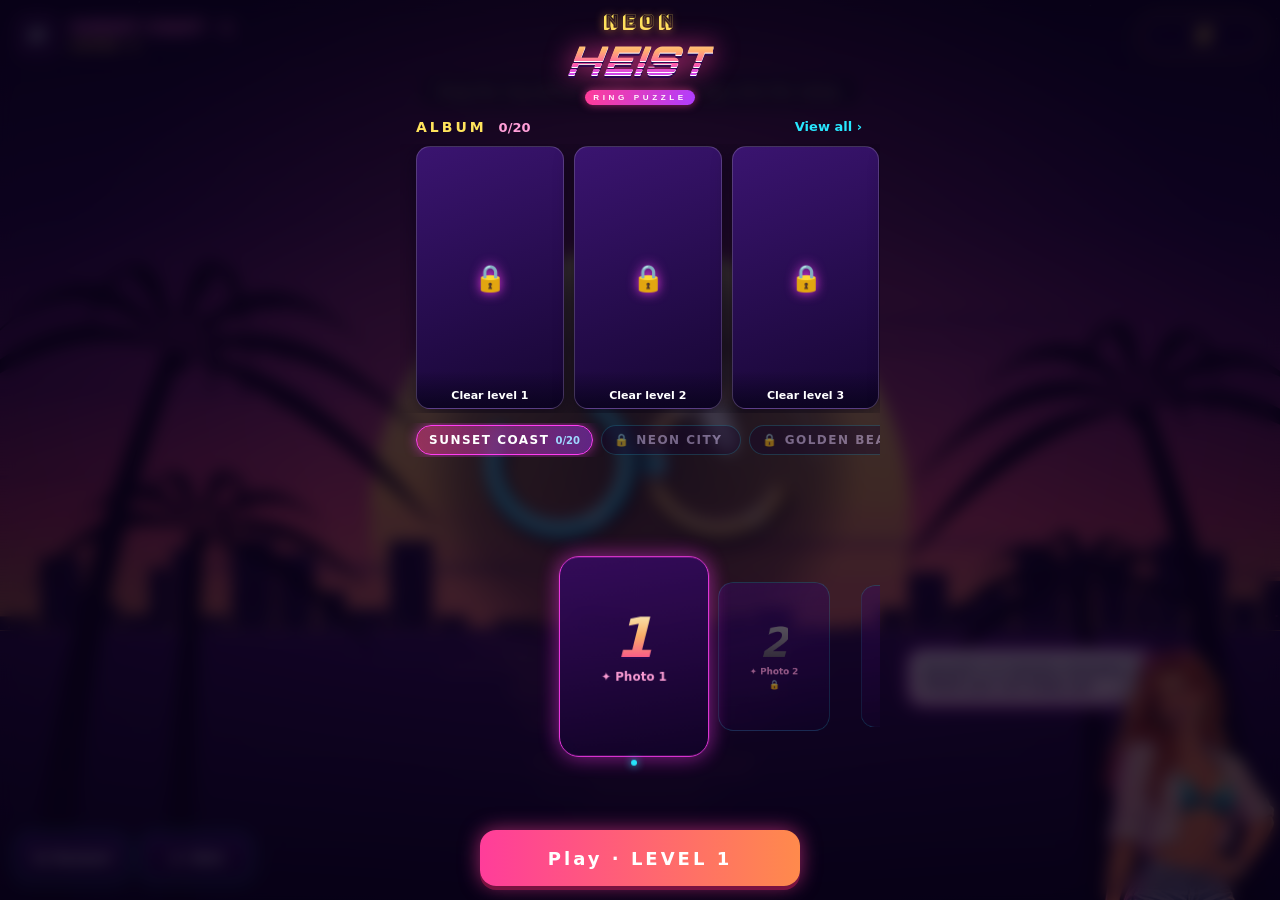
<file: index.html>
<!doctype html>
<html lang="en">
<head>
  <meta charset="utf-8">
  <meta name="viewport" content="width=device-width, initial-scale=1, maximum-scale=1, user-scalable=no, viewport-fit=cover">
  <meta name="theme-color" content="#0d0426">
  <meta name="apple-mobile-web-app-capable" content="yes">
  <meta name="mobile-web-app-capable" content="yes">
  <meta name="apple-mobile-web-app-status-bar-style" content="black-translucent">
  <meta name="apple-mobile-web-app-title" content="Neon Heist">
  <link rel="apple-touch-icon" href="icon.png">
  <link rel="icon" href="icon.png">
  <title>NEON HEIST · Ring Puzzle</title>
  <link rel="stylesheet" href="style.css">
</head>
<body>
  <canvas id="game"></canvas>
  <div class="scanlines"></div>

  <header id="hud">
    <button id="btnSettings" class="icon" aria-label="Settings">
      <svg viewBox="0 0 24 24" width="22" height="22" aria-hidden="true"><path fill="currentColor" d="M19.4 13a7.6 7.6 0 0 0 0-2l2.1-1.6-2-3.5-2.5 1a7.4 7.4 0 0 0-1.7-1l-.4-2.6h-4l-.4 2.6a7.4 7.4 0 0 0-1.7 1l-2.5-1-2 3.5L4.6 11a7.6 7.6 0 0 0 0 2l-2.1 1.6 2 3.5 2.5-1a7.4 7.4 0 0 0 1.7 1l.4 2.6h4l.4-2.6a7.4 7.4 0 0 0 1.7-1l2.5 1 2-3.5zM12 15.5A3.5 3.5 0 1 1 12 8.5a3.5 3.5 0 0 1 0 7z"/></svg>
    </button>
    <div class="title">
      <div id="lvName"></div>
      <div id="lvNum">LEVEL 1</div>
    </div>
    <div id="scoreBox"><span id="score">0</span></div>
  </header>

  <div id="banner"><span id="bannerText">HARD</span></div>
  <div id="tip"></div>

  <footer id="tools">
    <button id="btnReset"><b>⟲</b><span data-i18n="restart">Restart</span></button>
    <button id="btnHint"><b>✦</b><span data-i18n="hint">Hint</span></button>
  </footer>

  <!-- 陪玩角色（右下角） -->
  <div id="girl" class="girl" aria-hidden="true">
    <div class="g-sway"><div class="g-breathe"><div class="g-pop">
      <img id="girlA" class="on" alt="" decoding="async"><img id="girlB" alt="" decoding="async"><img id="girlBlink" alt="" decoding="async">
    </div></div></div>
    <div id="bubble" class="bubble"></div>
  </div>

  <!-- 设置 -->
  <section id="settings" class="overlay">
    <div class="panel settings">
      <button id="btnCloseSettings" class="close" aria-label="Close">×</button>
      <h2 class="ptitle" data-i18n="settings">Settings</h2>
      <div class="toggles">
        <button id="togMusic" class="tog">
          <svg viewBox="0 0 24 24" aria-hidden="true"><path fill="currentColor" d="M9 18.5a3 3 0 1 1-2-2.8V5l12-2v12.5a3 3 0 1 1-2-2.8V7.2l-8 1.4z"/></svg>
          <span data-i18n="music">Music</span>
        </button>
        <button id="togSound" class="tog">
          <svg viewBox="0 0 24 24" aria-hidden="true"><path fill="currentColor" d="M4 9h4l5-4v14l-5-4H4zM16 8.5a5 5 0 0 1 0 7l-1.4-1.4a3 3 0 0 0 0-4.2zM18.8 5.7a9 9 0 0 1 0 12.6l-1.4-1.4a7 7 0 0 0 0-9.8z"/></svg>
          <span data-i18n="sound">Sound</span>
        </button>
        <button id="togVibe" class="tog">
          <svg viewBox="0 0 24 24" aria-hidden="true"><path fill="currentColor" d="M8 3h8a2 2 0 0 1 2 2v14a2 2 0 0 1-2 2H8a2 2 0 0 1-2-2V5a2 2 0 0 1 2-2zm0 2v14h8V5zM3 8h2v8H3zm16 0h2v8h-2z"/></svg>
          <span data-i18n="vibration">Vibration</span>
        </button>
      </div>
      <button id="btnLang" class="rowbtn">
        <span class="ico">A</span><span class="lbl" data-i18n="language">Language</span><span id="langVal" class="val"></span><span class="chev">›</span>
      </button>
      <div id="langList" class="langlist"></div>
      <div class="row">
        <button id="btnHome" class="secondary"><span data-i18n="home">Home</span></button>
        <button id="btnRestart" class="primary"><span data-i18n="restart">Restart</span></button>
      </div>
    </div>
  </section>

  <!-- 主页：顶部相册（女生照片）+ 章节 + 左右滑动选关，一屏放下 -->
  <section id="menu" class="overlay home">
    <div class="homebox">
      <!-- logo 样式：lg-chrome（A 铬金劫案）/ lg-tube（B 霓虹灯牌）/ lg-outrun（C 夕阳复古），预览见 tools/logo.html -->
      <header class="hhead"><h1 class="nlogo lg-outrun" aria-label="Neon Heist"><span class="w1">NEON</span><span class="w2wrap"><span class="speed"></span><span class="w2s">HEIST</span><span class="w2">HEIST</span></span><span class="tag">RING PUZZLE</span></h1></header>
      <div class="halbum">
        <div class="hbar">
          <b><span data-i18n="album">Album</span> <span id="albumCount" class="cnt"></span></b>
          <button id="btnAlbum" class="viewall"><span data-i18n="viewAll">View all</span> ›<span id="albumNew" class="newdot"></span></button>
        </div>
        <div id="albumStrip" class="astrip"></div>
      </div>
      <div id="chapters" class="chips"></div>
      <div id="chapterNote" class="cnote"></div>
      <div id="levels" class="carousel"></div>
      <button id="btnPlay" class="playbtn"><span id="playLabel">PLAY</span></button>
    </div>
  </section>
  <section id="win" class="overlay">
    <div class="panel">
      <h2 id="winTitle" class="logo small">Nice!</h2>
      <div id="winScore" class="bigscore">0</div>
      <p id="winInfo"></p>
      <button id="winPhoto" class="winphoto"><span class="thumb"><img id="winPhotoImg" alt=""><i>▶</i></span><span><b id="winPhotoTitle">New photo unlocked!</b><small data-i18n="tapToView">Tap to view</small></span></button>
      <div id="winBg" class="winbg"><b data-i18n="newBg">New background unlocked!</b><span id="winBgName"></span></div>
      <!-- 每关后看剧情：默认打开，记住玩家的选择（docs/story.md） -->
      <button id="togStory" class="storytog"><span class="sw"><i></i></span><span data-i18n="storyToggle">Story after each level</span></button>
      <div class="row">
        <button id="btnRetry" class="secondary"><span data-i18n="retry">Retry</span></button>
        <button id="btnNext" class="primary"><span id="btnNextLabel" data-i18n="next">Next ›</span></button>
      </div>
    </div>
  </section>

  <section id="album" class="overlay">
    <div class="panel album">
      <button id="btnCloseAlbum" class="close" aria-label="Close">×</button>
      <h2 class="ptitle" data-i18n="album">Album</h2>
      <div id="albumBody"></div>
    </div>
  </section>

  <!-- 剧情播放：插画页（游戏叠加对白气泡）和视频，点一下出全部气泡 / 翻到下一页，右上角可以跳过 -->
  <section id="story" class="overlay story">
    <div class="sstage"><img id="storyImg" alt=""><video id="storyVid" playsinline preload="auto"></video>
      <div id="storyBubbles" class="sbubbles"><div class="sz sz-top"></div><div class="sz sz-c"></div><div class="sz sz-bot"></div></div></div>
    <div class="stopbar"><span id="storyCount" class="scount"></span><button id="btnStorySkip" class="sskip"><span data-i18n="skip">Skip</span> ›</button></div>
    <div id="storyHint" class="shint" data-i18n="tapNext">Tap to continue</div>
  </section>
  <section id="viewer" class="overlay viewer">
    <img id="viewImg" alt="">
    <video id="viewVid" playsinline controls preload="none"></video>
    <button id="btnCloseViewer" class="close" aria-label="Close">×</button>
  </section>

  <script src="src/i18n.js"></script>
  <script src="src/haptics.js"></script>
  <script src="src/core.js"></script>
  <script src="src/layout.js"></script>
  <script src="src/levels.js"></script>
  <script src="src/chapters.js"></script>
  <script src="src/audio.js"></script>
  <script src="src/heist-audio.js"></script>
  <script src="src/bg.js"></script>
  <script src="src/main.js"></script>
</body>
</html>
</file>
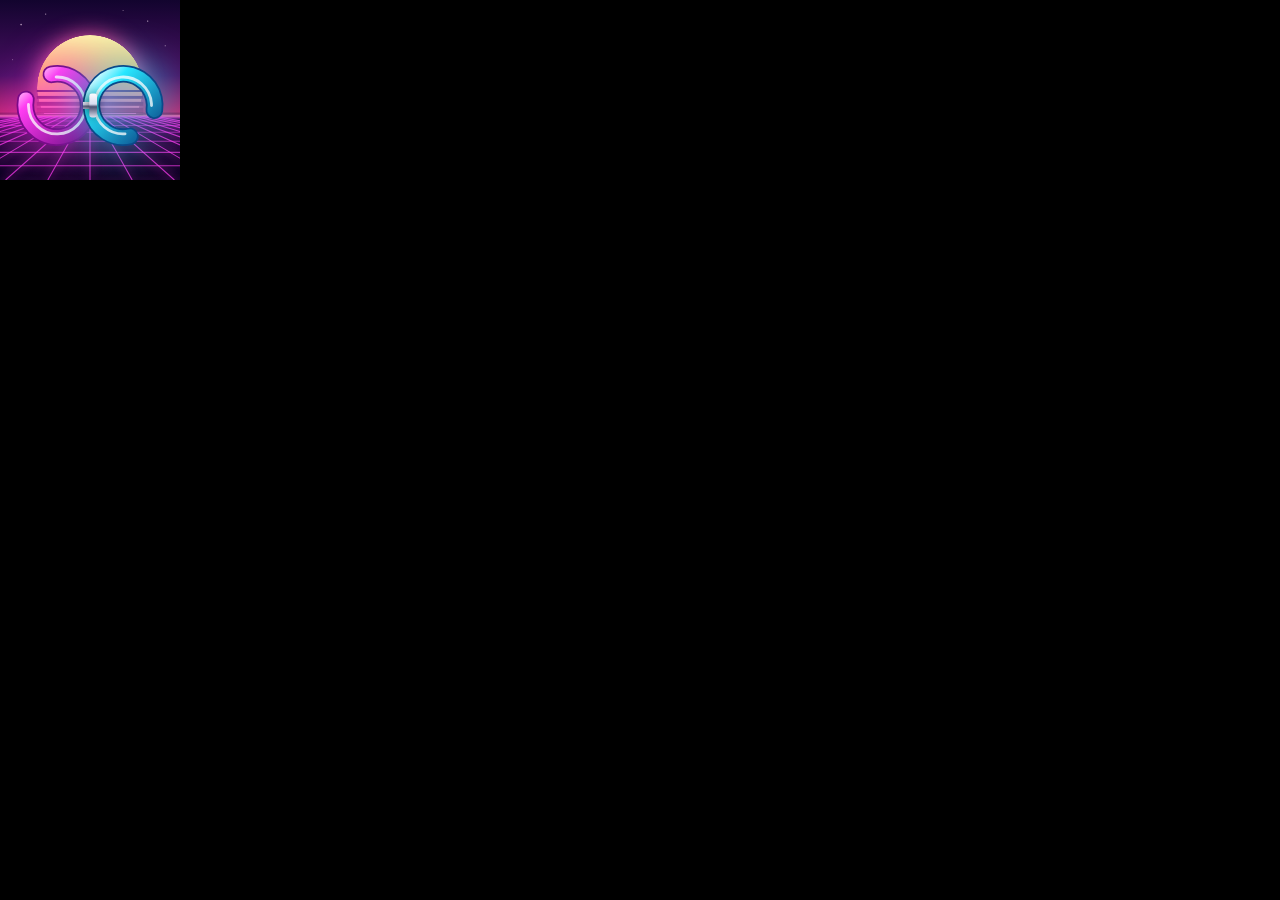
<file: tools/icon.html>
<!doctype html><body style="margin:0;background:#000"><canvas id="c" style="display:block"></canvas>
<script>
// 原创图标，C 夕阳复古风（和主页 logo lg-outrun 一致）：横条切割的夕阳 + 透视网格地面 + 两个扣在一起的霓虹 C 形环。
// 用法：tools/icon.sh 生成 icon.png（180）和 store-icon-512.png（512）。?s=尺寸
const S = +(new URLSearchParams(location.search).get('s') || 180);
const cv = document.getElementById('c'); cv.width = cv.height = S;
const c = cv.getContext('2d'); c.scale(S / 512, S / 512);
// 天空
let g = c.createLinearGradient(0, 0, 0, 512);
g.addColorStop(0, '#12042e'); g.addColorStop(0.42, '#4a0f63'); g.addColorStop(0.62, '#b8246f'); g.addColorStop(0.66, '#1a0533'); g.addColorStop(1, '#0b0220');
c.fillStyle = g; c.fillRect(0, 0, 512, 512);
// 星点
c.fillStyle = 'rgba(255,230,250,0.7)';
for (const [x, y, r] of [[60, 70, 2.2], [130, 40, 1.6], [420, 60, 2], [470, 130, 1.5], [36, 170, 1.4], [350, 30, 1.4]]) { c.beginPath(); c.arc(x, y, r, 0, 7); c.fill(); }
// 夕阳：黄 → 橙 → 粉，下半截横条切割
const sx = 256, sy = 250, sr = 150, hz = 330;
// 夕阳单独画在一层上再切横条，这样切口露出的是天空
const sun = document.createElement('canvas'); sun.width = sun.height = 512;
const u = sun.getContext('2d');
u.beginPath(); u.rect(0, 0, 512, hz); u.clip();
u.shadowColor = 'rgba(255,94,168,0.9)'; u.shadowBlur = 60;
g = u.createLinearGradient(0, sy - sr, 0, sy + sr);
g.addColorStop(0, '#fff3a8'); g.addColorStop(0.35, '#ffb36b'); g.addColorStop(0.7, '#ff5ea8'); g.addColorStop(1, '#c13dff');
u.fillStyle = g;
u.beginPath(); u.arc(sx, sy, sr, 0, Math.PI * 2); u.fill();
u.shadowBlur = 0;
u.globalCompositeOperation = 'destination-out';
let y = sy + 6, h = 5;
while (y < hz) { u.fillRect(sx - sr - 2, y, sr * 2 + 4, h); y += h + 16 - h * 0.9; h += 3.2; }
c.drawImage(sun, 0, 0);
// 地平线光
g = c.createLinearGradient(0, hz - 6, 0, hz + 6);
g.addColorStop(0, 'rgba(255,94,168,0)'); g.addColorStop(0.5, '#ff7ac0'); g.addColorStop(1, 'rgba(255,94,168,0)');
c.fillStyle = g; c.fillRect(0, hz - 6, 512, 12);
// 透视网格地面
c.save(); c.beginPath(); c.rect(0, hz, 512, 512 - hz); c.clip();
c.strokeStyle = 'rgba(255,61,242,0.75)'; c.lineWidth = 3; c.shadowColor = '#ff3df2'; c.shadowBlur = 10;
for (let i = -10; i <= 10; i++) { c.beginPath(); c.moveTo(256 + i * 18, hz); c.lineTo(256 + i * 120, 512); c.stroke(); }
for (let k = 0; k < 9; k++) { const yy = hz + Math.pow(k / 8, 2.1) * (512 - hz) + 4; c.globalAlpha = 0.35 + 0.65 * k / 8; c.beginPath(); c.moveTo(0, yy); c.lineTo(512, yy); c.stroke(); }
c.restore();
// 两个扣在一起的 C 形环（汽车烤漆管：外发光 + 主色 + 高光）
function ring(x, y, r, col, dark, gapAt, gw) {
  const a0 = gapAt + gw / 2, a1 = gapAt - gw / 2 + Math.PI * 2;
  c.lineCap = 'round';
  c.save(); c.shadowColor = col; c.shadowBlur = 40; c.strokeStyle = dark; c.lineWidth = 50; c.beginPath(); c.arc(x, y, r, a0, a1); c.stroke(); c.restore();
  const lg = c.createLinearGradient(x - r, y - r, x + r, y + r);
  lg.addColorStop(0, '#ffffff'); lg.addColorStop(0.25, col); lg.addColorStop(1, dark);
  c.strokeStyle = lg; c.lineWidth = 40; c.beginPath(); c.arc(x, y, r, a0, a1); c.stroke();
  c.strokeStyle = 'rgba(255,255,255,0.75)'; c.lineWidth = 8; c.beginPath(); c.arc(x, y, r - 9, a0 + 0.15, a1 - 0.15); c.stroke();
}
ring(162, 300, 90, '#ff3df2', '#7a0a8a', -2.35, 1.2);
ring(350, 300, 90, '#28e7ff', '#0a4a8a', 0.75, 1.2);
// 镀铬夹套：从粉环伸出的杆 + 套在青环管子上的夹套
c.save(); c.shadowColor = 'rgba(0,0,0,0.6)'; c.shadowBlur = 12;
g = c.createLinearGradient(0, 284, 0, 316);
g.addColorStop(0, '#ffffff'); g.addColorStop(0.45, '#c9cfe6'); g.addColorStop(0.55, '#5a5f80'); g.addColorStop(1, '#e8ecff');
c.fillStyle = g; c.fillRect(236, 290, 30, 20);
g = c.createLinearGradient(0, 262, 0, 338);
g.addColorStop(0, '#ffffff'); g.addColorStop(0.45, '#d8dcf0'); g.addColorStop(0.55, '#4a4e70'); g.addColorStop(1, '#f2f4ff');
c.fillStyle = g; c.beginPath(); c.roundRect(254, 266, 22, 68, 7); c.fill();
c.restore();
</script>
</file>
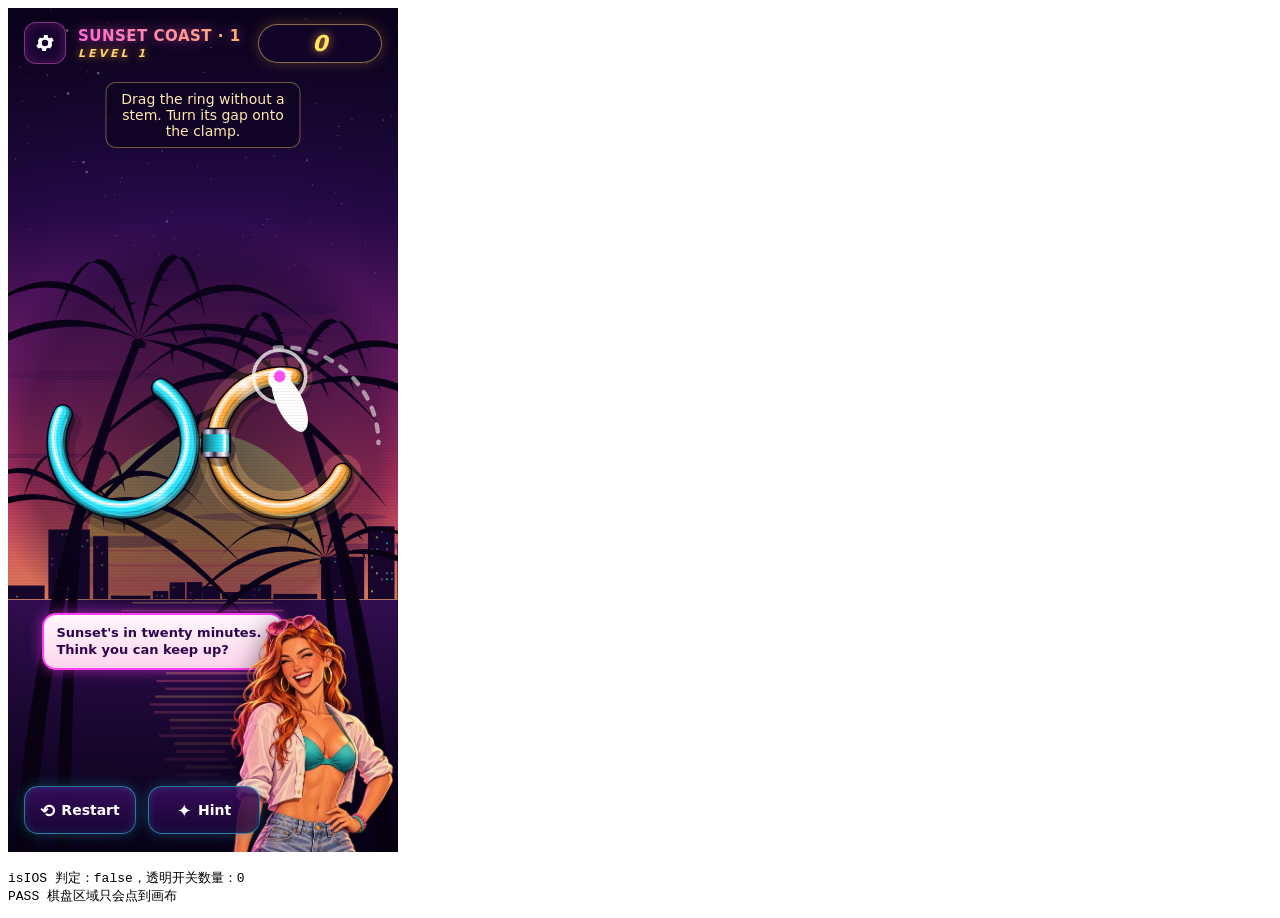
<file: tools/iostap.html>
<!doctype html><meta charset="utf-8"><iframe id="f" src="../index.html?unlock&level=1" style="width:390px;height:844px;border:0"></iframe><pre id="out"></pre><script>
// 模拟 iPhone：检查棋盘区域的点下面是不是藏着别的可点元素（比如隐藏面板里的按钮）
setTimeout(() => {
  const w = document.getElementById('f').contentWindow, d = w.document, out = [];
  out.push('isIOS 判定：' + /iP(hone|ad|od)/.test(w.navigator.userAgent) + '，透明开关数量：' + d.querySelectorAll('.hapsw').length);
  let bad = 0;
  for (let y = 120; y < 760; y += 20) for (let x = 10; x < 380; x += 20) {
    const el = d.elementFromPoint(x, y);
    if (el && el.id !== 'game' && el.closest('.overlay')) { bad++; if (bad <= 5) out.push('  (' + x + ',' + y + ') 被隐藏面板里的元素挡住：' + el.tagName + '.' + el.className + ' 属于 #' + (el.closest('button') || {}).id); }
  }
  out.push(bad ? 'FAIL 棋盘上有 ' + bad + ' 个点会点到隐藏面板里的按钮' : 'PASS 棋盘区域只会点到画布');
  document.getElementById('out').textContent = out.join('\n');
}, 1500);
</script>
</file>
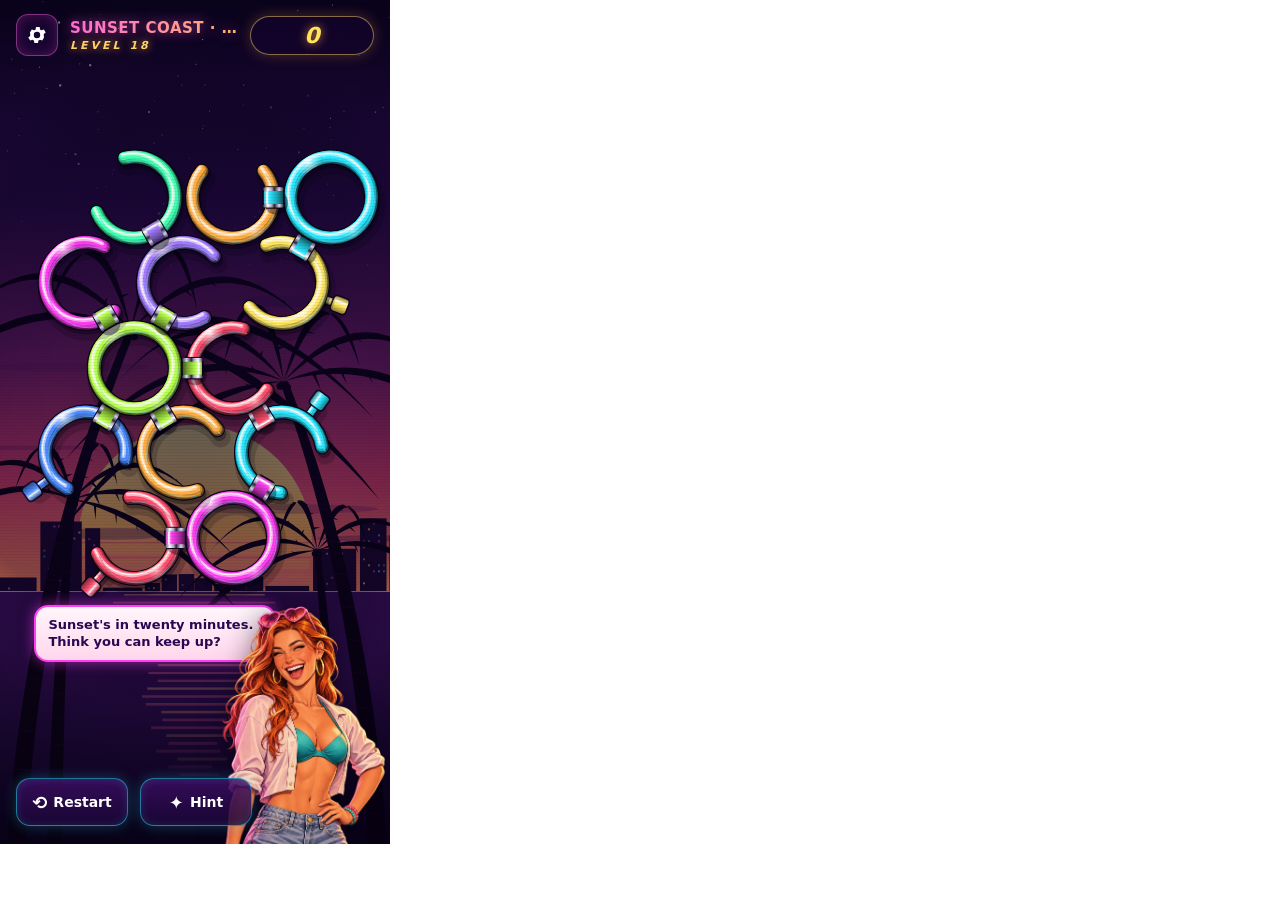
<file: tools/layout.html>
<!doctype html>
<meta charset="utf-8">
<title>layout</title>
<!--
  排版检查（真实页面）：在几种常见屏幕尺寸下打开游戏，逐关检查
  1. 棋盘（含转动时扫过的凸钉和空夹套）不压到右下角陪玩角色的轮廓；
  2. 棋盘不出屏幕、不压到顶部 HUD 和底部按钮；
  3. 参考屏 390×844 上的缩放和 src/layout.js 里的 REF 算出来的一致（生成器验收用的就是 REF）；
  4. 参考屏上最小环半径、管子粗细不低于下限（困难关可到 90%）。
  用法：tools/verify.sh layout.html
-->
<pre id="out"></pre>
<script src="../src/core.js"></script>
<script src="../src/layout.js"></script>
<script src="../src/chapters.js"></script>
<script src="levelgen/curve.js"></script>
<script src="levelgen/levelgen.js"></script>
<script>
  const sleep = (ms) => new Promise((r) => setTimeout(r, ms));
  const log = [];
  const out = () => { document.getElementById('out').textContent = log.join('\n'); };
  const SIZES = [[390, 844, 'iPhone 12-15（参考屏）'], [375, 667, 'iPhone SE'], [430, 932, 'iPhone Pro Max'], [360, 780, 'Android'], [820, 1180, 'iPad'], [1280, 800, '桌面']];
  async function run() {
    let fails = 0;
    for (const [w, h, label] of SIZES) {
      const f = document.createElement('iframe');
      f.style.cssText = `width:${w}px;height:${h}px;border:0;position:absolute;left:0;top:0`;
      document.body.appendChild(f);
      await new Promise((r) => { f.onload = r; f.src = '../index.html?unlock&level=1&notrans'; });
      const win = f.contentWindow;
      for (let k = 0; k < 50 && !win.__neon; k++) await sleep(50);
      await sleep(200);
      const d = win.document, L = win.RRLayout;
      const rect = (id) => d.getElementById(id).getBoundingClientRect();
      let bad = [];
      for (let n = 0; n < win.RRLevels.length; n++) {
        win.__neon.loadLevel(n);
        await sleep(20);
        const lv = win.RRLevels[n], a = win.__neon.toScreen(0, 0), b = win.__neon.toScreen(1, 0), s = b.x - a.x;
        const chap = win.RRChapters.list[Math.floor(n / win.RRChapters.PER_CHAPTER)];
        const gr = rect('girl');
        const girl = chap.girl ? L.girlRects({ left: gr.left, top: gr.top, width: gr.width, height: gr.height }, chap.girl.mask, 0) : [];
        const fp = L.footprint(lv);
        const hud = rect('hud').bottom, tools = rect('tools').top;
        const probs = [];
        for (const c of fp) {
          const p = win.__neon.toScreen(c.x, c.y), rr = c.rad * s;
          if (p.x - rr < 0 || p.x + rr > w || p.y - rr < hud || p.y + rr > tools) { probs.push('出界'); break; }
        }
        if (!L.clearOf(fp, s, a.x, a.y, girl)) probs.push('压到角色');
        if (w === 390 && h === 844) {
          const ref = L.refFit(lv, chap.girl && chap.girl.mask);
          if (Math.abs(ref.scale - s) / s > 0.005) probs.push(`缩放 ${s.toFixed(3)} ≠ REF ${ref.scale.toFixed(3)}`);
          const R = RRGen.RULES, k = RRGen.isHard(n + 1) ? R.HARD_SIZE : 1;
          const minR = Math.min(...lv.rings.filter((r) => r.type !== 'bar').map((r) => r.r)) * s;
          if (minR < R.RING_PX_MIN * k - 0.05) probs.push(`最小环 ${minR.toFixed(1)}px`);
          if (win.RRCore.TUBE * s < R.TUBE_PX_MIN * k - 0.05) probs.push(`管子 ${(win.RRCore.TUBE * s).toFixed(1)}px`);
        }
        if (probs.length) bad.push(`L${n + 1} ${probs.join('、')}`);
      }
      log.push((bad.length ? 'FAIL ' : 'OK   ') + `${w}×${h} ${label}` + (bad.length ? '：' + bad.join('；') : ''));
      fails += bad.length;
      f.remove();
      out();
    }
    log.push(fails ? 'FAIL 排版检查没通过' : 'PASS 所有尺寸下棋盘都不压角色、不出界，参考屏尺寸达标');
    out();
  }
  run().catch((e) => { log.push('FAIL ' + e.message); out(); });
</script>
</file>
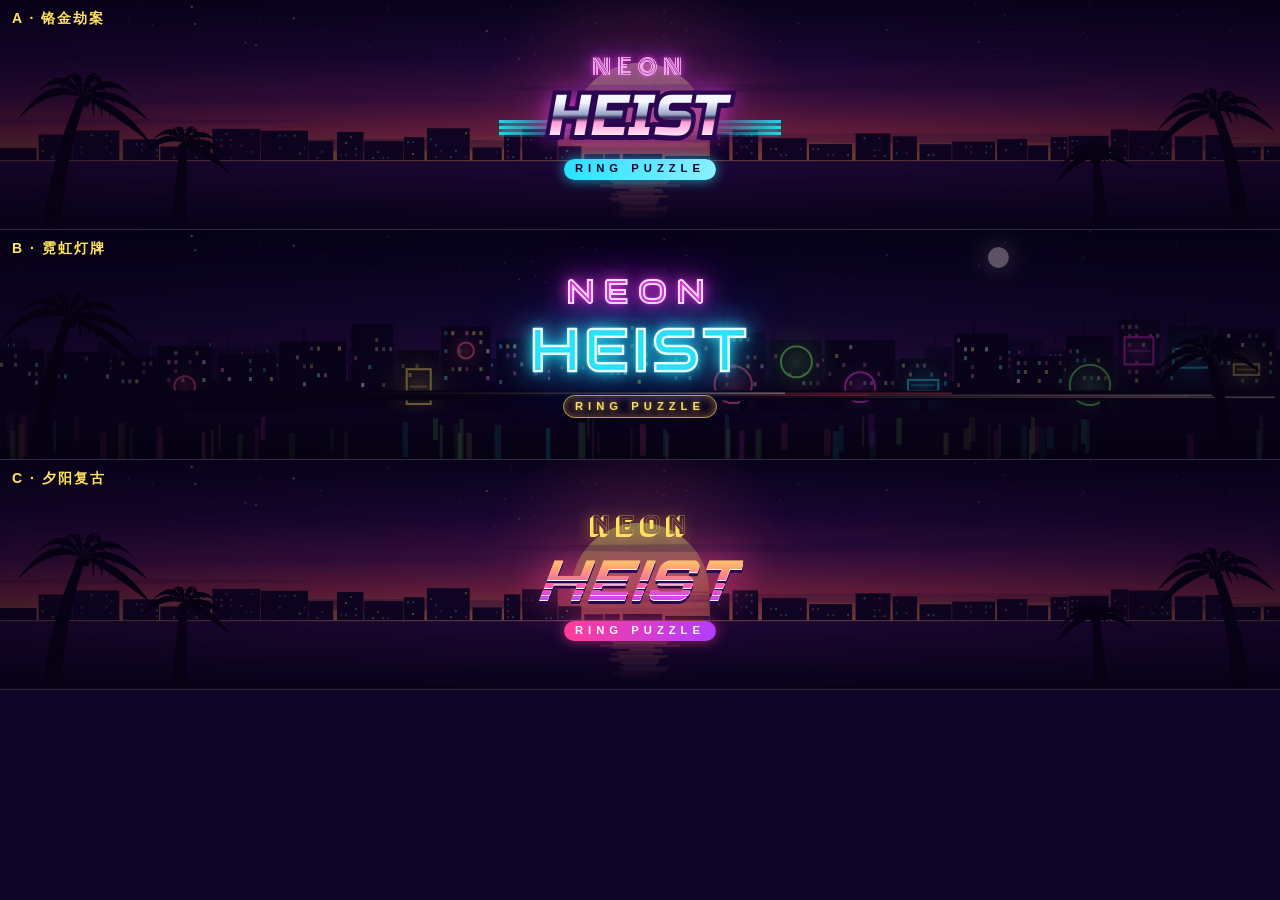
<file: tools/logo.html>
<!doctype html>
<html><head><meta charset="utf-8"><meta name="viewport" content="width=device-width, initial-scale=1">
<title>NEON HEIST · logo 样式</title>
<link rel="stylesheet" href="../style.css">
<style>
  body { margin: 0; background: #0d0426; color: #fff; font-family: -apple-system, sans-serif; overflow-y: auto; }
  .opt { position: relative; height: 230px; display: grid; place-items: center; overflow: hidden; border-bottom: 1px solid rgba(255,255,255,0.15); }
  .opt canvas { position: absolute; inset: 0; width: 100%; height: 100%; }
  .opt .shade { position: absolute; inset: 0; background: rgba(8,2,22,0.55); }
  .opt .nlogo { --u: 1.25px; }
  .opt .lab { position: absolute; left: 12px; top: 10px; font-weight: 900; font-size: 14px; letter-spacing: 2px; color: #ffe45c; z-index: 2; }
  .opt .small { position: absolute; right: 12px; bottom: 10px; z-index: 2; }
  .opt .small .nlogo { --u: 0.62px; }
</style></head>
<body>
<div class="opt"><canvas></canvas><div class="shade"></div><span class="lab">A · 铬金劫案</span><div class="L"></div></div>
<div class="opt"><canvas></canvas><div class="shade"></div><span class="lab">B · 霓虹灯牌</span><div class="L"></div></div>
<div class="opt"><canvas></canvas><div class="shade"></div><span class="lab">C · 夕阳复古</span><div class="L"></div></div>
<script src="../src/bg.js"></script>
<script>
  const mk = (cls) => '<h1 class="nlogo ' + cls + '"><span class="w1">NEON</span><span class="w2wrap"><span class="speed"></span><span class="w2s">HEIST</span><span class="w2">HEIST</span></span><span class="tag">RING PUZZLE</span></h1>';
  ['lg-chrome', 'lg-tube', 'lg-outrun'].forEach((c, i) => {
    const o = document.querySelectorAll('.opt')[i];
    o.querySelector('.L').innerHTML = mk(c);
    const cv = o.querySelector('canvas'); RRBg.paint(cv, innerWidth, 230, 2, null, [0, 1, 0][i]);
  });
</script>
</body></html>
</file>
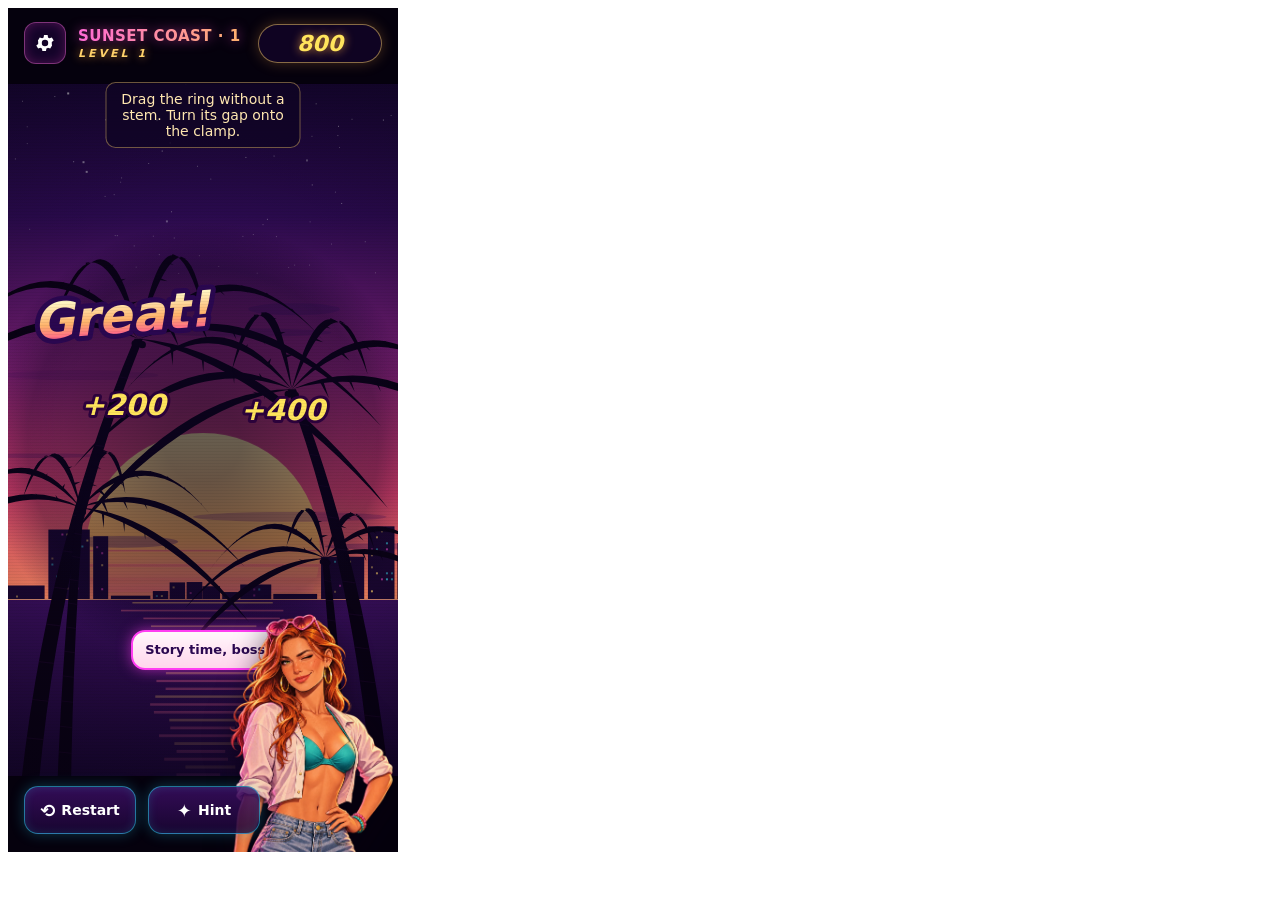
<file: tools/playtest.html>
<!doctype html>
<meta charset="utf-8">
<title>playtest</title>
<!-- 端到端试玩：用合成的触摸事件按求解器的步骤拖动，检查每关都能在最少拖动次数内通关 -->
<iframe id="f" style="width:390px;height:844px;border:0"></iframe>
<script>/* ?skin=heist 用劫案皮肤跑 */ const qsk = new URLSearchParams(location.search).get('skin'); document.getElementById('f').src = '../index.html?unlock&level=1' + (qsk ? '&skin=' + qsk : '');</script>
<pre id="out"></pre>
<script>
  const sleep = (ms) => new Promise((r) => setTimeout(r, ms));
  const out = (t) => { document.getElementById('out').textContent = t; };
  const log = [];
  async function run() {
    const w = document.getElementById('f').contentWindow;
    while (!w.__neon) await sleep(50);
    const errs = []; w.addEventListener('error', (e) => errs.push(e.message + ' @' + e.lineno));
    const C = w.RRCore, cv = w.document.getElementById('game');
    const fire = (type, p) => cv.dispatchEvent(new w.PointerEvent(type, {
      pointerId: 7, clientX: p.x, clientY: p.y, bubbles: true, isPrimary: true, pointerType: 'touch',
    }));
    const from = +(new URLSearchParams(location.search).get('from') || 0);
    for (let n = from; n < w.RRLevels.length; n++) {
      w.__neon.loadLevel(n);
      await sleep(50);
      const G = C.build(w.RRLevels[n]);
      let guard = 0, par = null;
      while (!w.__neon.state.won && guard++ < 30) {
        const st = w.__neon.state;
        const s = { angles: st.angles, ring: st.ring, link: st.link };
        if (par == null) {
          const r0 = C.solve(G, C.cloneState(s), { maxDepth: 20, maxNodes: 15000 });
          par = r0.moves ? r0.moves.length : (C.solveFast(G, C.cloneState(s), { maxNodes: 80000 }).moves || []).length + '~';
        }
        const m = C.hintMove(G, s, 15000);
        if (!m) { log.push(`L${n + 1} stuck`); break; }
        const R = G.rings[m.ring];
        if (R.kind === 'bar') {
          const sv = s.angles[m.ring];
          const at = (t) => w.__neon.toScreen(R.x + R.ux * (sv + t), R.y + R.uy * (sv + t));
          fire('pointerdown', at(0));
          const steps = Math.max(2, Math.ceil(Math.abs(m.delta) / 3));
          for (let k = 1; k <= steps; k++) { fire('pointermove', at((m.delta * k) / steps)); if (k % 4 === 0) await sleep(8); }
          fire('pointerup', at(m.delta));
          await sleep(30);
          continue;
        }
        // 在环上找一个离别的物体最远的点下手，避免抓错环
        let best = 0, bestD = -1;
        for (let k = 0; k < 72; k++) {
          const a = (k / 72) * C.TAU, px = R.x + Math.cos(a) * R.r, py = R.y + Math.sin(a) * R.r;
          let dmin = Infinity;
          G.rings.forEach((Q, j) => { if (j !== m.ring && s.ring[j]) dmin = Math.min(dmin, Math.abs(Math.hypot(px - Q.x, py - Q.y) - Q.r)); });
          if (dmin > bestD) { bestD = dmin; best = a; }
        }
        const at = (a) => w.__neon.toScreen(R.x + Math.cos(a) * R.r, R.y + Math.sin(a) * R.r);
        fire('pointerdown', at(best));
        const steps = Math.max(2, Math.ceil(Math.abs(m.delta) / (4 * C.DEG)));
        for (let k = 1; k <= steps; k++) { fire('pointermove', at(best + (m.delta * k) / steps)); if (k % 4 === 0) await sleep(8); }
        fire('pointerup', at(best + m.delta));
        await sleep(30);
      }
      await sleep(2900); // 劫案皮肤的过关动画到 2.6 秒才弹面板
      const st = w.__neon.state;
      const winShown = w.document.getElementById('win').classList.contains('show');
      log.push(`L${n + 1} won=${st.won} winPanel=${winShown} moves=${st.moves} par=${par} score=${st.score} ` +
        (st.won && winShown ? (String(st.moves) === String(par) ? 'OK' : 'OK(步数与参考解不同)') : 'FAIL') + (errs.length ? ' errors=' + errs.join(' | ') : ''));
      out(log.join('\n'));
    }
    out(log.join('\n'));
  }
  run().catch((e) => out(log.join('\n') + '\nERROR ' + e.stack));
</script>
</file>
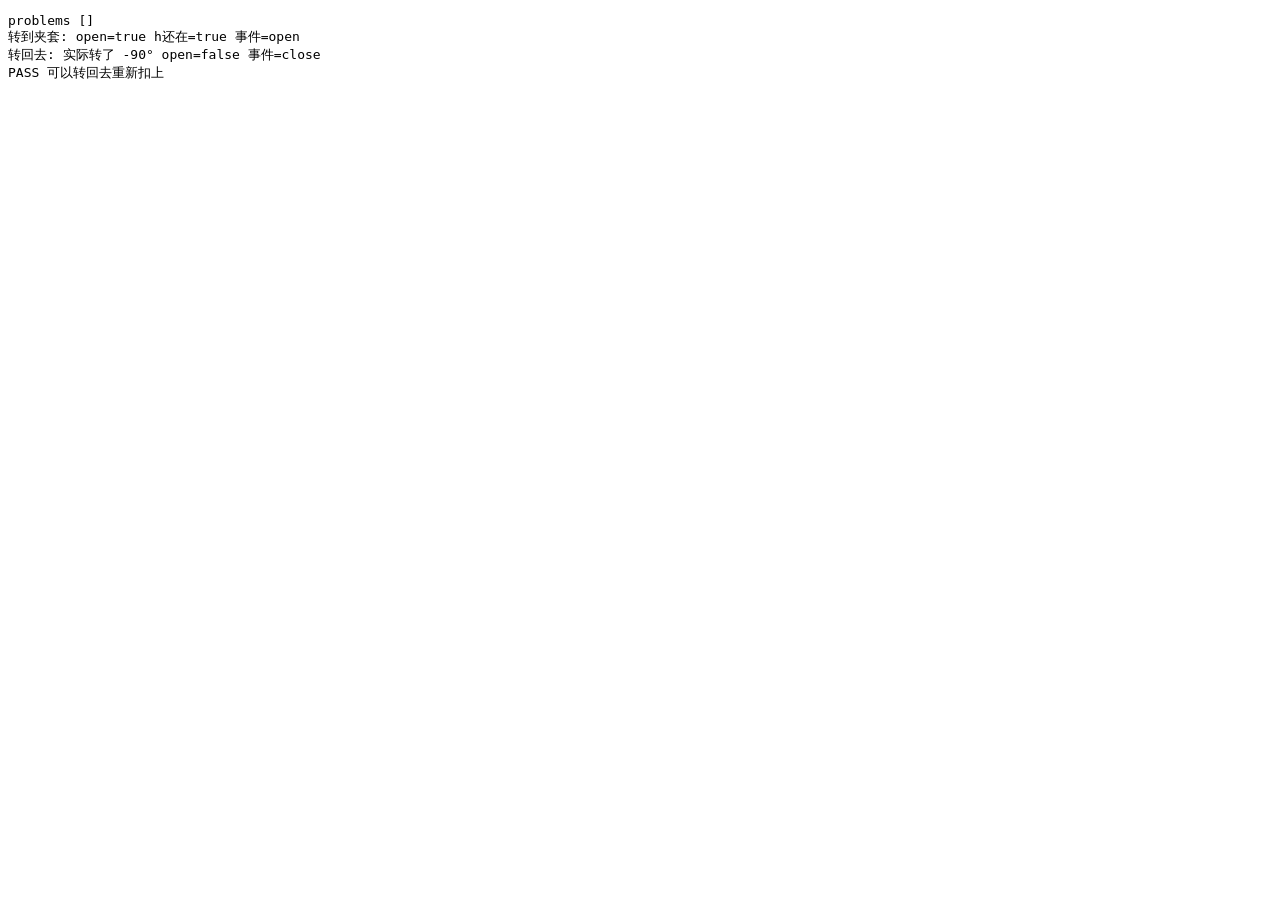
<file: tools/rehook.html>
<!doctype html><meta charset="utf-8"><script src="../src/core.js"></script><pre id="out"></pre><script>
// 回归测试：被两个主环扣住的环，从一个夹套里转出来后还能转回去重新扣上（主环还在、没有别的阻挡）
const C = RRCore, out = [];
const lv = { rings: [
  { id: 'o1', x: -100, y: 0, r: 40 },                       // 闭合主环 1（还扣着 k，不会飞走）
  { id: 'k', x: -100, y: -96, r: 38, gap: { at: 0, w: 100 }, angle: 0 },
  { id: 'h', x: 0, y: 0, r: 42, gap: { at: 0, w: 100 }, angle: 90 }, // 被 o1、o2 同时扣住
  { id: 'o2', x: 100, y: 0, r: 40 },
], links: [['o1', 'k'], ['o1', 'h'], ['o2', 'h']] };
const G = C.build(lv), s = C.initState(G);
out.push('problems ' + JSON.stringify(C.validate(G)));
const L = G.links[1];
// 把 h 的缺口转到 o1 的夹套（180°）
let ev = []; C.sweep(G, s, 2, C.angDiff(Math.PI, s.angles[2]), ev);
out.push('转到夹套: open=' + C.isOpen(G, s, L) + ' h还在=' + s.ring[2] + ' 事件=' + ev.map((e) => e.type).join(','));
// 再转回去 90°
ev = []; const moved = C.sweep(G, s, 2, -Math.PI / 2, ev);
out.push('转回去: 实际转了 ' + Math.round(moved / C.DEG) + '° open=' + C.isOpen(G, s, L) + ' 事件=' + ev.map((e) => e.type).join(','));
out.push(Math.round(moved / C.DEG) === -90 && !C.isOpen(G, s, L) ? 'PASS 可以转回去重新扣上' : 'FAIL');
document.getElementById('out').textContent = out.join('\n');
</script>
</file>
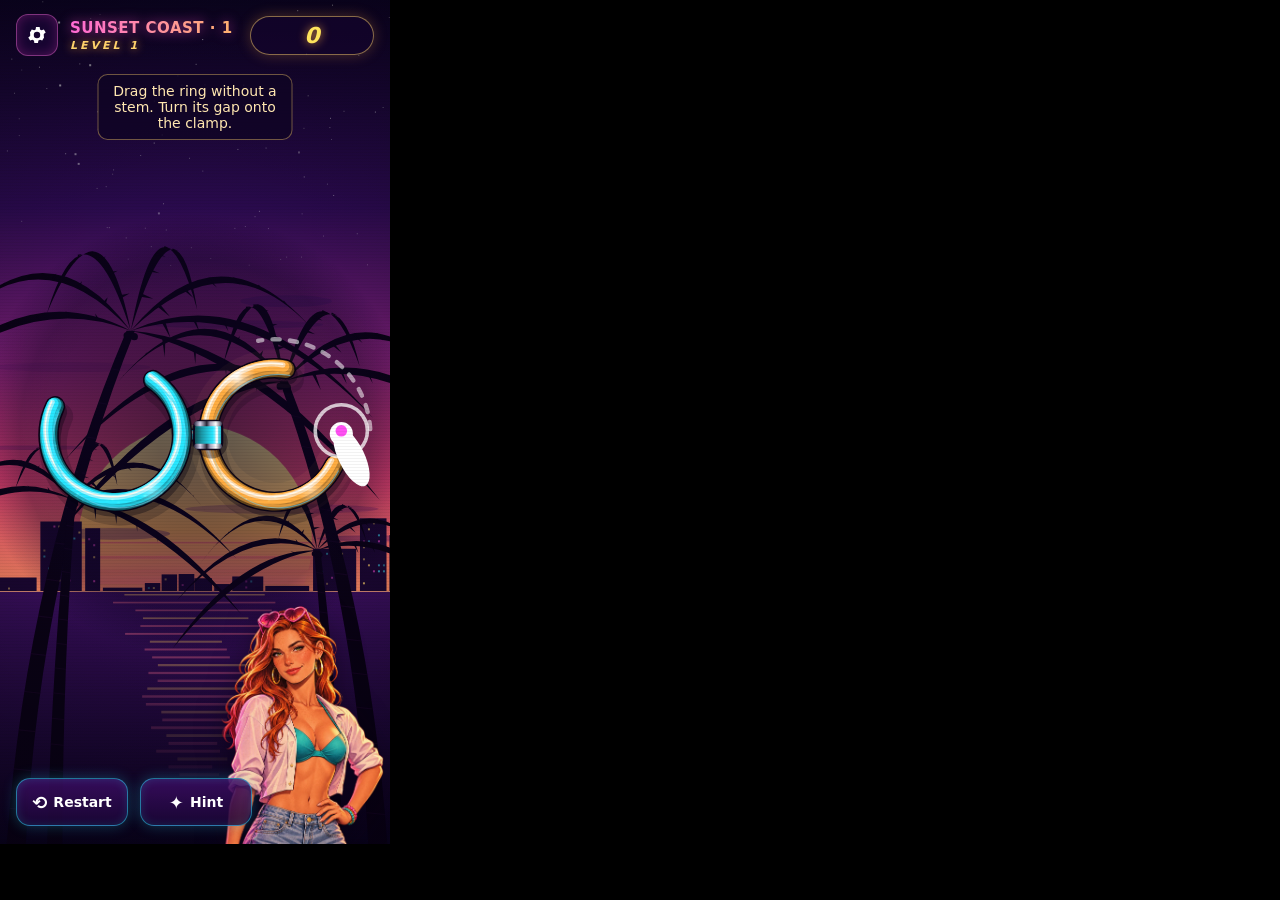
<file: tools/shot.html>
<!doctype html>
<meta charset="utf-8">
<title>shot</title>
<!-- 截图用：把游戏装进 390×844 的框里（参考屏）。tools/shot.sh 会打开 shot.html?level=N&... -->
<body style="margin:0;background:#000">
<iframe id="f" style="width:390px;height:844px;border:0;display:block"></iframe>
<script>document.getElementById('f').src = '../index.html' + (location.search || '?unlock&level=1') + '&notrans';</script>
</file>
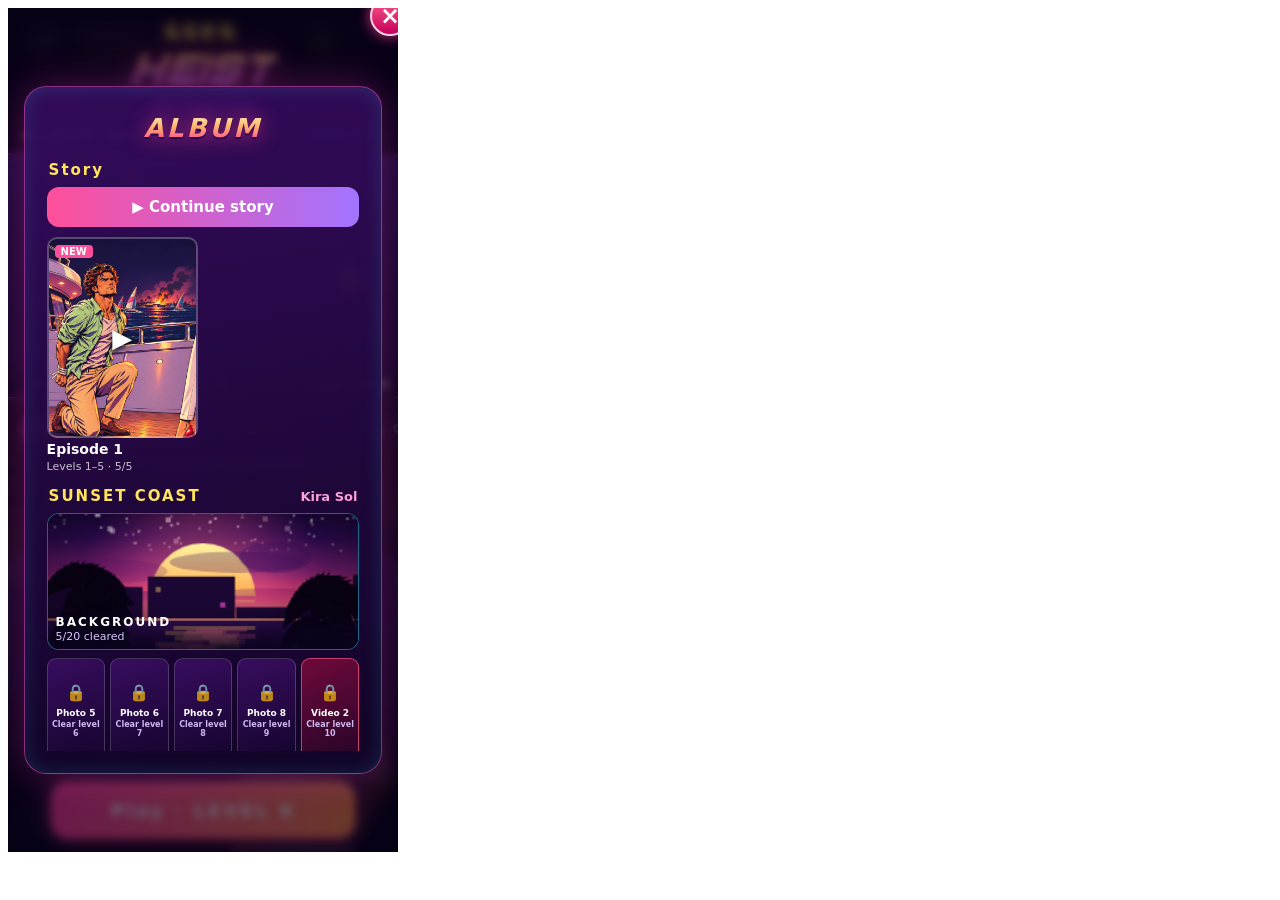
<file: tools/smoke.html>
<!doctype html>
<meta charset="utf-8">
<title>smoke</title>
<!--
  冒烟测试：走真实的开机路径（不带 ?level），模拟“已经玩到第 6 关”的存档，
  再点一遍主页、选关、设置、语言、背景、过关、下一关，收集所有报错。
-->
<iframe id="f" style="width:390px;height:844px;border:0"></iframe>
<pre id="out"></pre>
<script>
  const sleep = (ms) => new Promise((r) => setTimeout(r, ms));
  const log = [];
  const out = () => { document.getElementById('out').textContent = log.join('\n'); };
  const f = document.getElementById('f');
  function load(url) { return new Promise((r) => { f.onload = () => r(f.contentWindow); f.src = url; }); }
  async function run() {
    let w = await load('../index.html');
    w.localStorage.clear();
    w.localStorage.setItem('neonloops-progress-v2', JSON.stringify({ 0: 800, 1: 2200, 2: 3200, 3: 6000, 4: 7000 }));
    w = await load('../index.html?' + Date.now());
    const errs = [];
    w.addEventListener('error', (e) => errs.push(e.message + ' @' + (e.filename || '').split('/').pop() + ':' + e.lineno));
    await sleep(600);
    const d = w.document, $ = (id) => d.getElementById(id);
    const check = (name, ok) => log.push((ok ? 'OK   ' : 'FAIL ') + name);
    const st = () => w.__neon.state;
    for (let k = 0; k < 30 && st().frameCount === 0; k++) await sleep(100); // 等第一帧（无头浏览器里第一帧可能晚到，最后再统一检查）
    check('开机停在第 6 关并打开主页', st().levelIndex === 5 && $('menu').classList.contains('show'));
    check('主页转盘列出第 1 章的 20 关', d.querySelectorAll('#levels .lvcard').length === 20);
    const chips = d.querySelectorAll('#chapters .chip');
    check('第 1 章按钮显示进度（' + chips[0].textContent + '）', chips[0].classList.contains('on') && /SUNSET COAST/.test(chips[0].textContent) && /5\/20/.test(chips[0].textContent));
    check('第 2 章没解锁：按钮锁住', chips.length === 4 && chips[1].classList.contains('locked'));
    chips[1].click(); await sleep(80);
    check('点锁住的章节写明解锁标准（' + $('chapterNote').textContent + '）', /20/.test($('chapterNote').textContent) && chips[0].classList.contains('on'));
    check('转盘停在第 6 关，开始按钮写着第 6 关（' + $('playLabel').textContent + '）', /6/.test($('playLabel').textContent) && !$('btnPlay').classList.contains('locked'));
    const strip = d.querySelectorAll('#albumStrip .ph');
    check('主页顶部相册条：20 格，前 5 格已解锁（' + $('albumCount').textContent + '）', strip.length === 20 && strip[0].classList.contains('got') && strip[4].classList.contains('got') && /5\/20/.test($('albumCount').textContent));
    check('下一张照片模糊预览', strip[5].classList.contains('tease'));
    const hb = $('menu').querySelector('.halbum').getBoundingClientRect();
    check('相册占主页高度 30-40%（' + Math.round(hb.height / w.innerHeight * 100) + '%）', hb.height / w.innerHeight >= 0.3 && hb.height / w.innerHeight <= 0.4);
    const mb = $('menu').querySelector('.homebox');
    check('主页一屏放下，不用上下滚动', mb.scrollHeight <= mb.clientHeight + 1 && $('btnPlay').getBoundingClientRect().bottom <= w.innerHeight);
    check('标题是“章节名 · 章内关卡号”：' + $('lvName').textContent + ' / ' + $('lvNum').textContent, $('lvName').textContent === 'SUNSET COAST · 6' && $('lvNum').textContent === 'LEVEL 6');
    // 相册：存档通关了第 1-5 关。第 1-5 关的奖励已经换成剧情（第 1 集，在相册最上面的「剧情」里）；
    // 第 1 章的照片和视频从第 6 关开始：3 行 ×（4 张照片 + 1 段视频）= 15 格，都还锁着；第 11 关以后的素材还没做
    $('btnAlbum').click(); await sleep(150);
    const story = d.querySelector('#albumBody .astory');
    const eps = story ? story.querySelectorAll('.epcard') : [];
    check('相册最上面是剧情：第 1 集（第 1-5 关）已解锁 5/5', $('album').classList.contains('show') && eps.length === 1 && !eps[0].classList.contains('locked') && /5\/5/.test(eps[0].textContent));
    const secs = d.querySelectorAll('#albumBody .asec:not(.astory)'), sec0 = secs[0];
    const slots = sec0.querySelectorAll('.aslot');
    check('相册第 1 章：3 行 × (4 张照片 + 1 段视频) = ' + slots.length + ' 格', slots.length === 15);
    check('照片 5 还锁着（要通关第 6 关）', !slots[0].classList.contains('got') && /6/.test(slots[0].textContent));
    check('第 11 关以后的照片显示即将上线', /Coming soon/.test(slots[5].textContent));
    check('第 1 章背景已解锁', sec0.querySelector('.abg').classList.contains('got'));
    const sec1 = secs[1];
    check('第 2 章背景锁住，要通关第 1 章全部 20 关（' + sec1.querySelector('.abg').textContent + '）', !sec1.querySelector('.abg').classList.contains('got') && /20/.test(sec1.querySelector('.abg').textContent));
    eps[0].click(); await sleep(150);
    check('点第 1 集，从头连播剧情', $('story').classList.contains('show') && /p01/.test($('storyImg').src));
    $('btnStorySkip').click(); await sleep(80);
    check('跳过后剧情关闭，回到相册', !$('story').classList.contains('show') && $('album').classList.contains('show'));
    d.querySelectorAll('#albumBody .asec:not(.astory)')[0].querySelector('.abg').click(); await sleep(100);
    check('点背景卡打开背景大图', $('viewer').classList.contains('show') && /^data:image/.test($('viewImg').src));
    $('btnCloseViewer').click(); await sleep(50);
    $('btnCloseAlbum').click(); await sleep(50);
    check('右下角陪玩角色已加载（表情 ' + w.__neon.girl() + '）', /idle/.test($('girlA').src) || /idle/.test($('girlB').src));
    check('第 6 关的零件都在（' + st().ring.filter(Boolean).length + ' 个）', st().ring.filter(Boolean).length === w.RRLevels[5].rings.length);
    // 选第 2 关
    d.querySelectorAll('#levels .lvcard')[1].click(); await sleep(400);
    check('点旁边的关卡卡片先滑到中间（' + $('playLabel').textContent + '）', /2$/.test($('playLabel').textContent) && $('menu').classList.contains('show'));
    d.querySelectorAll('#levels .lvcard')[1].click(); await sleep(150);
    check('再点中间的卡片进入第 2 关', st().levelIndex === 1 && !$('menu').classList.contains('show'));
    // 设置
    $('btnSettings').click(); await sleep(100);
    check('设置面板打开', $('settings').classList.contains('show'));
    const vibe0 = w.RRHaptics.enabled; $('togVibe').click(); await sleep(50);
    check('震动开关可以切换', w.RRHaptics.enabled !== vibe0); $('togVibe').click();
    const snd0 = w.RRAudio.muted; $('togSound').click(); await sleep(50);
    check('音效开关可以切换', w.RRAudio.muted !== snd0); $('togSound').click();
    $('togMusic').click(); await sleep(50); $('togMusic').click();
    $('btnLang').click(); await sleep(50);
    check('语言列表展开（' + $('langList').children.length + ' 种）', $('langList').classList.contains('open') && $('langList').children.length === 6);
    for (const b of [...$('langList').children]) {
      if (!$('langList').classList.contains('open')) { $('btnLang').click(); await sleep(40); }
      b.click(); await sleep(320);
      check('选完语言下拉自动收起', !$('langList').classList.contains('open'));
      const code = b.dataset.code;
      check('切换到 ' + code + '：标题 = ' + d.querySelector('.ptitle').textContent + '，关卡 = ' + $('lvNum').textContent, w.RRI18n.lang === code);
    }
    $('btnLang').click(); await sleep(40); [...$('langList').children][0].click(); await sleep(320);
    $('btnHome').click(); await sleep(100);
    check('设置里点 Home 回到主页', $('menu').classList.contains('show') && !$('settings').classList.contains('show'));
    d.querySelectorAll('#levels .lvcard')[0].click(); await sleep(400); $('btnPlay').click(); await sleep(150);
    $('btnSettings').click(); await sleep(50); $('btnRestart').click(); await sleep(100);
    check('设置里点 Restart 重开当前关', st().levelIndex === 0 && st().moves === 0 && !$('settings').classList.contains('show'));
    // 用提示一步步通关第 1 关，然后点下一关
    const C = w.RRCore, G = C.build(w.RRLevels[0]), cv = $('game');
    const fire = (type, p) => cv.dispatchEvent(new w.PointerEvent(type, { pointerId: 3, clientX: p.x, clientY: p.y, bubbles: true, isPrimary: true, pointerType: 'touch' }));
    for (let k = 0; k < 5 && !st().won; k++) {
      const s = st(), m = C.hintMove(G, { angles: s.angles, ring: s.ring, link: s.link }, 5000);
      if (!m) break;
      const R = G.rings[m.ring], a0 = Math.atan2(-R.y, -R.x) + Math.PI;
      const at = (a) => w.__neon.toScreen(R.x + Math.cos(a) * R.r, R.y + Math.sin(a) * R.r);
      fire('pointerdown', at(a0));
      for (let q = 1; q <= 30; q++) { fire('pointermove', at(a0 + (m.delta * q) / 30)); await sleep(5); }
      fire('pointerup', at(a0 + m.delta)); await sleep(50);
    }
    await sleep(2200);
    check('第 1 关通关并弹出过关面板', st().won && $('win').classList.contains('show'));
    check('过关时角色换成眨眼表情', w.__neon.girl() === 'wink');
    check('重玩已通关的第 1 关，不会再弹出新照片', !$('winPhoto').classList.contains('show'));
    check('过关按钮里的震动开关没被文字覆盖', !w.RRHaptics || $('btnNext').querySelector('span#btnNextLabel') != null);
    $('btnNext').click(); await sleep(200);
    check('点下一关进入第 2 关', st().levelIndex === 1 && !st().won);
    check('画面仍在绘制（frameCount=' + st().frameCount + '）', st().frameCount > 0);
    // 第 5 关（困难关）第一次通关 → 解锁视频 1：过关面板出现“新视频”，角色眨眼
    w.localStorage.setItem('neonloops-progress-v2', JSON.stringify({ 0: 800, 1: 2200, 2: 3200, 3: 6000 }));
    w.localStorage.removeItem('neonloops-seen');
    w = await load('../index.html?level=5&' + Date.now());
    w.addEventListener('error', (e) => errs.push(e.message + ' @' + (e.filename || '').split('/').pop() + ':' + e.lineno));
    await sleep(600);
    {
      const d2 = w.document, C2 = w.RRCore, G2 = C2.build(w.RRLevels[4]), cv2 = d2.getElementById('game');
      const st2 = () => w.__neon.state;
      const fire2 = (type, p) => cv2.dispatchEvent(new w.PointerEvent(type, { pointerId: 4, clientX: p.x, clientY: p.y, bubbles: true, isPrimary: true, pointerType: 'touch' }));
      for (let k = 0; k < 20 && !st2().won; k++) {
        const s2 = st2(), m = C2.hintMove(G2, { angles: s2.angles, ring: s2.ring, link: s2.link }, 20000);
        if (!m) break;
        const R = G2.rings[m.ring];
        let best = 0, bestD = -1;
        for (let q = 0; q < 72; q++) {
          const a = (q / 72) * C2.TAU, px = R.x + Math.cos(a) * R.r, py = R.y + Math.sin(a) * R.r;
          let dmin = Infinity;
          G2.rings.forEach((Q, j) => { if (j !== m.ring && s2.ring[j] && Q.kind !== 'bar') dmin = Math.min(dmin, Math.abs(Math.hypot(px - Q.x, py - Q.y) - Q.r)); });
          if (dmin > bestD) { bestD = dmin; best = a; }
        }
        const at = (a) => w.__neon.toScreen(R.x + Math.cos(a) * R.r, R.y + Math.sin(a) * R.r);
        fire2('pointerdown', at(best));
        const n = Math.max(2, Math.ceil(Math.abs(m.delta) / (4 * C2.DEG)));
        for (let q = 1; q <= n; q++) { fire2('pointermove', at(best + (m.delta * q) / n)); if (q % 4 === 0) await sleep(5); }
        fire2('pointerup', at(best + m.delta)); await sleep(40);
      }
      await sleep(2300);
      check('第 5 关通关', st2().won);
      check('过关面板显示“解锁了新剧情”（第 5 关是剧情视频）', d2.getElementById('winPhoto').classList.contains('show') && d2.getElementById('winPhoto').classList.contains('isvideo') && /story/i.test(d2.getElementById('winPhotoTitle').textContent));
      check('解锁剧情时角色眨眼（' + w.__neon.girl() + '）', w.__neon.girl() === 'wink');
      check('还没打完第 1 章，不会解锁新背景', !d2.getElementById('winBg').classList.contains('show'));
      d2.getElementById('winPhoto').click(); await sleep(100);
      check('点剧情卡播放第 5 关的剧情视频', d2.getElementById('story').classList.contains('show') && /v01\.mp4/.test(d2.getElementById('storyVid').getAttribute('src') || ''));
      d2.getElementById('btnStorySkip').click(); await sleep(80);
    }
    check('没有任何脚本报错', errs.length === 0);
    errs.forEach((e) => log.push('  ERROR ' + e));
    out();
  }
  run().catch((e) => { log.push('EXCEPTION ' + e.stack); out(); });
</script>
</file>
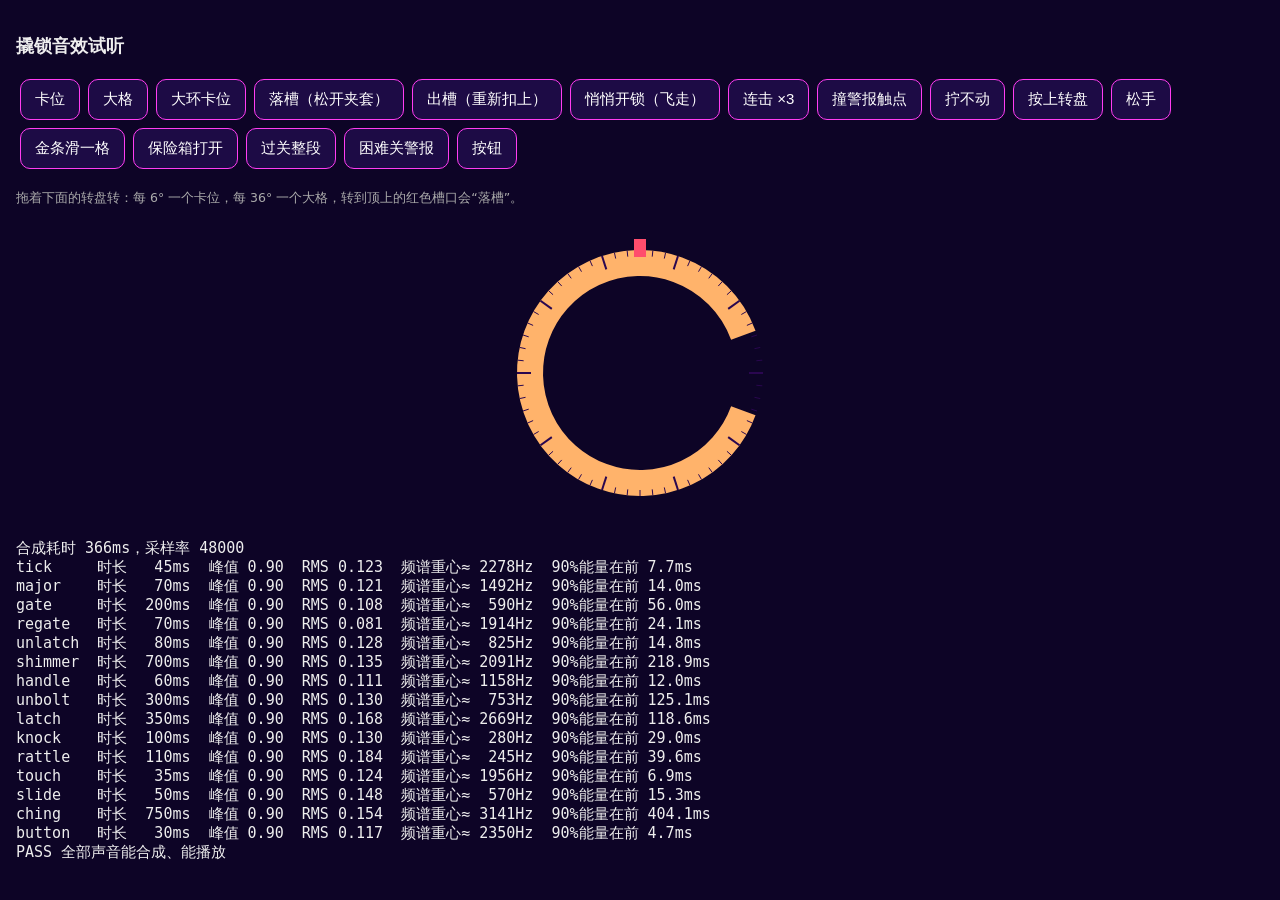
<file: tools/sounds.html>
<!doctype html>
<meta charset="utf-8">
<meta name="viewport" content="width=device-width, initial-scale=1">
<title>NEON HEIST · 撬锁音效试听</title>
<!-- 劫案皮肤音效试听：点按钮逐个听；下面的转盘可以拖着转，听卡位、大格、摩擦底噪和落槽。
     无头 Chrome 打开时（tools/verify.sh sounds.html）输出每个声音的时长、峰值、响度和频谱重心，用来自检。 -->
<style>
  body { margin: 0; padding: 16px; background: #0d0426; color: #eee; font: 15px -apple-system, system-ui, sans-serif; }
  button { margin: 4px; padding: 10px 14px; border-radius: 10px; border: 1px solid #ff3df2; background: #1d0b45; color: #fff; font-size: 15px; }
  #dial { display: block; margin: 16px auto; touch-action: none; }
  small { color: #aaa; }
</style>
<h3>撬锁音效试听</h3>
<div id="btns"></div>
<p><small>拖着下面的转盘转：每 6° 一个卡位，每 36° 一个大格，转到顶上的红色槽口会“落槽”。</small></p>
<canvas id="dial" width="300" height="300"></canvas>
<pre id="out"></pre>
<script src="../src/audio.js"></script>
<script src="../src/heist-audio.js"></script>
<script>
  const HA = RRHeistAudio, $ = (id) => document.getElementById(id);
  const list = [
    ['卡位', () => HA.detent(false, 36, 0, 100)], ['大格', () => HA.detent(true, 36, 0, 100)],
    ['大环卡位', () => HA.detent(false, 70, 0, 100)], ['落槽（松开夹套）', () => HA.gate(36, 0)], ['出槽（重新扣上）', () => HA.regate(36, 0)],
    ['悄悄开锁（飞走）', () => { HA.release(0, 0); HA.whoosh(0); }], ['连击 ×3', () => [0, 1, 2].forEach((c) => setTimeout(() => { HA.release(c, c - 1); HA.whoosh(c); }, c * 160))],
    ['撞警报触点', () => HA.knock(0)], ['拧不动', () => HA.locked(0)], ['按上转盘', () => HA.touch(0)], ['松手', () => HA.drop(0)],
    ['金条滑一格', () => HA.slideStep(0)], ['保险箱打开', () => HA.vault()], ['过关整段', () => { HA.vault(); setTimeout(() => HA.win(), 1150); }], ['困难关警报', () => HA.alarm()], ['按钮', () => HA.button()],
  ];
  for (const [name, fn] of list) { const b = document.createElement('button'); b.textContent = name; b.onclick = () => { RRAudio.ensure(); fn(); }; $('btns').appendChild(b); }
  // 拖动转盘
  const cv = $('dial'), x = cv.getContext('2d'), R = 110, STEP = 6 * Math.PI / 180, GATE = -Math.PI / 2;
  let ang = 0, drag = null, open = false;
  function draw() {
    x.clearRect(0, 0, 300, 300); x.save(); x.translate(150, 150);
    x.lineWidth = 26; x.strokeStyle = '#ffb36b'; x.beginPath(); x.arc(0, 0, R, ang + 0.35, ang - 0.35 + Math.PI * 2); x.stroke();
    for (let k = 0; k < 60; k++) { const a = ang + k * STEP, l = k % 6 ? 6 : 14; x.strokeStyle = '#2a0750'; x.lineWidth = k % 6 ? 1 : 2; x.beginPath(); x.moveTo(Math.cos(a) * (R + 13 - l), Math.sin(a) * (R + 13 - l)); x.lineTo(Math.cos(a) * (R + 13), Math.sin(a) * (R + 13)); x.stroke(); }
    x.fillStyle = open ? '#3dffb0' : '#ff4d6d'; x.fillRect(-6, -R - 24, 12, 18);
    x.restore();
  }
  const angAt = (e) => { const r = cv.getBoundingClientRect(); return Math.atan2(e.clientY - r.top - 150, e.clientX - r.left - 150); };
  cv.onpointerdown = (e) => { RRAudio.ensure(); cv.setPointerCapture(e.pointerId); drag = { last: angAt(e), t: performance.now(), v: 0, det: Math.floor(ang / STEP) }; HA.touch(0); };
  cv.onpointermove = (e) => {
    if (!drag) return;
    const a = angAt(e); let d = a - drag.last; if (d > Math.PI) d -= 2 * Math.PI; if (d < -Math.PI) d += 2 * Math.PI;
    drag.last = a; ang += d;
    const now = performance.now(), dt = Math.max(4, now - drag.t) / 1000; drag.t = now;
    drag.v = drag.v * 0.7 + Math.abs(d) * 180 / Math.PI / dt * 0.3; HA.friction(drag.v);
    const idx = Math.floor(ang / STEP);
    if (idx !== drag.det) { const b = Math.max(idx, drag.det); drag.det = idx; HA.detent(((b % 6) + 6) % 6 === 0, R / 3, 0, drag.v); }
    const g = Math.abs(Math.atan2(Math.sin(ang - GATE), Math.cos(ang - GATE))) < 0.25;
    if (g && !open) HA.gate(36, 0); else if (!g && open) HA.regate(36, 0);
    open = g; draw();
  };
  cv.onpointerup = () => { drag = null; HA.friction(0); HA.drop(0); };
  draw();
  // 自检：每个声音的时长、峰值、响度、频谱重心（过零率估计）、能量集中在前多少毫秒
  if (/HeadlessChrome/.test(navigator.userAgent)) {
    const t0 = performance.now(); RRAudio.ensure(); const bank = HA._bank(), ms = performance.now() - t0;
    const rows = ['合成耗时 ' + ms.toFixed(0) + 'ms，采样率 ' + bank.tick[0].sampleRate];
    for (const k in bank) {
      const b = bank[k][0], d = b.getChannelData(0); let pk = 0, e = 0, zc = 0, e90 = 0, acc = 0, nan = 0;
      for (let i = 0; i < d.length; i++) { if (!isFinite(d[i])) nan++; pk = Math.max(pk, Math.abs(d[i])); e += d[i] * d[i]; if (i && (d[i] > 0) !== (d[i - 1] > 0)) zc++; }
      for (let i = 0; i < d.length; i++) { acc += d[i] * d[i]; if (acc >= e * 0.9) { e90 = i; break; } }
      rows.push(k.padEnd(8) + ' 时长 ' + (b.duration * 1000).toFixed(0).padStart(4) + 'ms  峰值 ' + pk.toFixed(2) + '  RMS ' + Math.sqrt(e / d.length).toFixed(3) +
        '  频谱重心≈' + Math.round(zc / 2 / b.duration).toString().padStart(5) + 'Hz  90%能量在前 ' + (e90 / b.sampleRate * 1000).toFixed(1) + 'ms' + (nan ? '  NaN×' + nan : ''));
    }
    let err = null; try { list.forEach(([, fn]) => fn()); HA.friction(300); HA.friction(0); } catch (e2) { err = e2.message; }
    rows.push(err ? 'FAIL 播放出错：' + err : 'PASS 全部声音能合成、能播放');
    $('out').textContent = rows.join('\n');
  }
</script>
</file>
<file: style.css>
* { box-sizing: border-box; -webkit-tap-highlight-color: transparent; }
html, body { margin: 0; height: 100%; overflow: hidden; background: #0d0426; color: #fff; overscroll-behavior: none;
  font-family: -apple-system, "PingFang SC", "Helvetica Neue", system-ui, sans-serif;
  user-select: none; -webkit-user-select: none; -webkit-touch-callout: none; touch-action: none; }
canvas#game { position: fixed; inset: 0; touch-action: none; display: block; }

.scanlines { position: fixed; inset: 0; pointer-events: none; z-index: 1;
  background: repeating-linear-gradient(to bottom, rgba(0,0,0,0) 0 2px, rgba(0,0,0,0.05) 2px 3px);
  mix-blend-mode: multiply; }

button { font: inherit; color: inherit; cursor: pointer; border: 0; }

#hud { position: fixed; top: 0; left: 0; right: 0; z-index: 2; display: flex; align-items: center; gap: 12px;
  padding: calc(env(safe-area-inset-top) + 14px) 16px 10px; pointer-events: none; }
#hud > * { pointer-events: auto; }
#hud .title { flex: 1; min-width: 0; }
#lvNum { font-weight: 900; font-style: italic; letter-spacing: 2px; font-size: 13px; color: #ffd36b;
  text-shadow: 0 0 8px rgba(255,170,60,0.8); }
#lvName { font-weight: 800; font-size: 18px; white-space: nowrap; overflow: hidden; text-overflow: ellipsis;
  background: linear-gradient(90deg, #ff6ad5, #ffb36b); -webkit-background-clip: text; background-clip: text; color: transparent;
  filter: drop-shadow(0 0 6px rgba(255,80,200,0.6)); }
#scoreBox { min-width: 96px; padding: 6px 16px; border-radius: 999px; text-align: center;
  background: rgba(20,5,45,0.7); border: 1px solid rgba(255,211,107,0.5); box-shadow: 0 0 14px rgba(255,173,66,0.25); }
#score { font-size: 22px; font-weight: 900; font-style: italic; color: #ffe45c; text-shadow: 0 0 10px rgba(255,173,66,0.8);
  font-variant-numeric: tabular-nums; }
#scoreBox { width: 124px; flex: none; }
#score { display: inline-block; }
#score.bump { animation: bump .32s; }
@keyframes bump { 30% { transform: scale(1.18); } 100% { transform: scale(1); } }

.icon { width: 42px; height: 42px; border-radius: 12px; font-size: 20px; background: rgba(30,8,60,0.6);
  border: 1px solid rgba(255,110,220,0.45); box-shadow: 0 0 12px rgba(255,60,200,0.25) inset; }
.icon.off { opacity: 0.4; text-decoration: line-through; }

#tools { position: fixed; left: 0; right: 0; bottom: 0; z-index: 4; display: flex; justify-content: center; gap: 12px;
  padding: 10px 16px calc(env(safe-area-inset-bottom) + 18px); }
#tools button:not(.icon) { min-width: 112px; height: 48px; border-radius: 14px; font-size: 18px; font-weight: 800;
  background: linear-gradient(180deg, rgba(60,14,100,0.85), rgba(28,6,55,0.85));
  border: 1px solid rgba(40,231,255,0.5); box-shadow: 0 0 14px rgba(40,231,255,0.25), 0 0 10px rgba(40,231,255,0.15) inset;
  display: flex; align-items: center; justify-content: center; gap: 6px; }
#tools button span { font-size: 14px; }
#tools button:active { transform: scale(0.96); }
#tools button:disabled { opacity: 0.35; }
#tools .icon { height: 48px; width: 48px; }

#tip { position: fixed; left: 50%; top: calc(env(safe-area-inset-top) + 74px); transform: translate(-50%, -6px);
  z-index: 2; max-width: 90vw; padding: 8px 14px; border-radius: 10px; font-size: 14px; text-align: center;
  background: rgba(15,4,35,0.75); border: 1px solid rgba(255,211,107,0.4); color: #ffe7b0;
  opacity: 0; transition: opacity .3s, transform .3s; pointer-events: none; }
#tip.show { opacity: 1; transform: translate(-50%, 0); }

.overlay { position: fixed; inset: 0; z-index: 5; display: flex; align-items: center; justify-content: center;
  background: rgba(8,2,22,0.6); backdrop-filter: blur(4px); -webkit-backdrop-filter: blur(4px);
  opacity: 0; pointer-events: none; transition: opacity .25s; }
.overlay.show { opacity: 1; pointer-events: auto; }
.panel { width: min(92vw, 420px); padding: 26px 22px 22px; border-radius: 22px; text-align: center;
  background: linear-gradient(170deg, rgba(55,12,95,0.92), rgba(18,4,40,0.95));
  border: 1px solid rgba(255,90,210,0.5); box-shadow: 0 0 40px rgba(255,60,200,0.3), 0 0 20px rgba(40,231,255,0.15) inset;
  transform: translateY(12px) scale(0.98); transition: transform .3s; }
.overlay.show .panel { transform: none; }

.logo { margin: 0; font-size: 44px; font-weight: 900; font-style: italic; letter-spacing: 2px; line-height: 1.05;
  background: linear-gradient(180deg, #fff6c2 0%, #ffb36b 40%, #ff3d9a 75%, #b13dff 100%);
  -webkit-background-clip: text; background-clip: text; color: transparent;
  filter: drop-shadow(0 0 10px rgba(255,61,154,0.7)) drop-shadow(0 3px 0 #2a0750); }
.logo em { display: block; font-size: 20px; letter-spacing: 8px; margin-top: 4px; }
.logo.small { font-size: 40px; }
.sub { margin: 8px 0 18px; color: #28e7ff; letter-spacing: 3px; font-size: 13px; text-shadow: 0 0 8px rgba(40,231,255,0.7); }
.how { margin: 16px 0 0; font-size: 13px; line-height: 1.6; color: #cdb8f0; }

.card { display: flex; align-items: center; gap: 12px; padding: 10px 14px; border-radius: 14px; text-align: left;
  background: rgba(20,5,45,0.7); border: 1px solid rgba(40,231,255,0.35); }
.card:active { transform: scale(0.98); }
.card.locked { opacity: 0.4; cursor: default; }
.card .no { width: 34px; height: 34px; border-radius: 50%; display: grid; place-items: center; font-weight: 900; font-style: italic;
  border: 2px solid #ff3df2; box-shadow: 0 0 10px #ff3df2; color: #fff; }
.card .nm { flex: 1; font-weight: 800; font-size: 16px; }
.card .nm small { display: block; font-size: 11px; letter-spacing: 2px; color: #ffb36b; font-weight: 700; }
.card .st i, .stars i { font-style: normal; color: rgba(255,255,255,0.18); }
.card .st i.on { color: #ffd36b; text-shadow: 0 0 8px #ffad42; }

.stars { margin: 14px 0 6px; font-size: 46px; }
.stars i { display: inline-block; margin: 0 4px; transform: scale(0); animation: pop .4s forwards; }
.stars i.on { color: #ffd36b; text-shadow: 0 0 16px #ffad42; }
@keyframes pop { 60% { transform: scale(1.3); } 100% { transform: scale(1); } }
#winInfo { color: #d9c8ff; margin: 6px 0 18px; }
.row { display: flex; gap: 10px; justify-content: center; }
.row button { flex: 1; height: 46px; border-radius: 12px; font-weight: 800; background: rgba(30,8,60,0.8);
  border: 1px solid rgba(40,231,255,0.5); }
.row button.primary { background: linear-gradient(90deg, #ff3d9a, #ff8a4c); border: 0; box-shadow: 0 0 16px rgba(255,61,154,0.6); }

#banner { position: fixed; left: 0; right: 0; top: 38%; z-index: 3; pointer-events: none; text-align: center;
  padding: 14px 0; background: linear-gradient(90deg, transparent, rgba(255,61,154,0.85) 20%, rgba(177,61,255,0.85) 80%, transparent);
  transform: translateX(-110%); opacity: 0; }
#banner span { display: block; font-size: 40px; font-weight: 900; font-style: italic; letter-spacing: 6px; text-shadow: 0 3px 0 #2a0750, 0 0 16px #ff3df2; }
#banner small { letter-spacing: 10px; font-weight: 800; color: #ffe45c; }
#banner.show { animation: banner 1.9s cubic-bezier(.2,.8,.2,1) forwards; }
@keyframes banner { 0% { transform: translateX(-110%); opacity: 1; } 18% { transform: translateX(0); } 78% { transform: translateX(0); opacity: 1; }
  100% { transform: translateX(110%); opacity: 1; } }
.bigscore { margin: 12px 0 4px; font-size: 52px; font-weight: 900; font-style: italic; color: #ffe45c; text-shadow: 0 0 18px rgba(255,173,66,0.9); }
.card.current { border-color: rgba(255,61,242,0.8); }
.card .hard { margin-left: 8px; font-size: 11px; padding: 2px 6px; border-radius: 6px; background: #ff3d9a; vertical-align: 2px; }
.card .st { color: #ffe45c; font-weight: 800; font-size: 14px; }

.bgtitle { margin: 16px 0 8px; font-size: 13px; letter-spacing: 3px; color: #28e7ff; text-align: left; }
#bgs { display: grid; grid-template-columns: repeat(4, 1fr); gap: 8px; }
.bgpick { padding: 0; border-radius: 10px; overflow: hidden; background: #000; border: 2px solid rgba(255,255,255,0.15); position: relative; }
.bgpick canvas { display: block; }
.bgpick span { position: absolute; left: 0; right: 0; bottom: 0; padding: 3px 0; font-size: 11px; font-weight: 800; background: rgba(10,3,30,0.7); }
.bgpick.on { border-color: #ff3df2; box-shadow: 0 0 12px rgba(255,61,242,0.7); }
.panel { max-height: 92vh; overflow-y: auto; }

/* 设置面板：迈阿密霓虹风（夕阳渐变边框 + 镀铬感按钮） */
.icon svg { display: block; margin: auto; }
.settings { position: relative; padding-top: 22px; }
.ptitle { margin: 0 0 18px; font-size: 26px; font-weight: 900; font-style: italic; letter-spacing: 3px; text-transform: uppercase;
  background: linear-gradient(180deg, #fff6c2, #ffb36b 45%, #ff3d9a); -webkit-background-clip: text; background-clip: text; color: transparent;
  filter: drop-shadow(0 2px 0 #2a0750) drop-shadow(0 0 10px rgba(255,61,154,0.6)); }
.close { position: absolute; top: -12px; right: -12px; width: 40px; height: 40px; border-radius: 50%; font-size: 24px; font-weight: 900; line-height: 1;
  background: linear-gradient(180deg, #ff5c8a, #c4005c); border: 2px solid #ffd0e2; box-shadow: 0 0 14px rgba(255,61,154,0.8); }
.toggles { display: grid; grid-template-columns: repeat(3, 1fr); gap: 12px; margin-bottom: 16px; }
.tog { position: relative; padding: 12px 0 8px; border-radius: 16px; display: flex; flex-direction: column; align-items: center; gap: 6px;
  background: linear-gradient(160deg, #ff6fd8 0%, #ff8a4c 100%); border: 2px solid rgba(255,240,250,0.85);
  box-shadow: 0 4px 0 #6a1257, 0 0 16px rgba(255,90,180,0.45); font-weight: 800; font-size: 12px; text-transform: uppercase; letter-spacing: 1px; }
.tog svg { width: 34px; height: 34px; filter: drop-shadow(0 2px 0 rgba(60,0,50,0.5)); }
.tog.off { background: linear-gradient(160deg, #4a3d66, #2b2140); border-color: rgba(255,255,255,0.25); box-shadow: 0 4px 0 #160d26; color: #9a8fb8; }
.tog.off::after { content: ''; position: absolute; left: 50%; top: 10px; width: 3px; height: 40px; background: #ff4d6d; border-radius: 2px;
  transform: translateX(-50%) rotate(45deg); box-shadow: 0 0 6px #ff4d6d; }
.tog:active, .rowbtn:active, .row button:active { transform: translateY(2px); }
.rowbtn { width: 100%; display: flex; align-items: center; gap: 10px; padding: 14px 14px; border-radius: 14px; margin-bottom: 10px; text-align: left;
  background: rgba(20,5,45,0.7); border: 1px solid rgba(40,231,255,0.45); font-weight: 800; font-size: 16px; }
.rowbtn .ico { width: 24px; height: 24px; border-radius: 6px; display: grid; place-items: center; font-size: 14px; font-weight: 900;
  background: linear-gradient(180deg, #28e7ff, #1a8fd6); color: #0d0426; }
.rowbtn .lbl { flex: 1; }
.rowbtn .val { color: #28e7ff; font-size: 14px; }
.rowbtn .chev { font-size: 22px; color: #ffb36b; }
/* 语言下拉：半透明毛玻璃弹窗，贴着语言按钮右下展开，弹性出现、选中后收回 */
.rowbtn .chev { transition: transform .22s; }
#btnLang.open .chev { transform: rotate(90deg); }
.langlist { position: absolute; right: 22px; z-index: 6; width: 210px; padding: 6px; border-radius: 16px; display: flex; flex-direction: column; gap: 2px;
  background: rgba(28,8,58,0.8); backdrop-filter: blur(20px) saturate(1.5); -webkit-backdrop-filter: blur(20px) saturate(1.5);
  border: 1px solid rgba(255,255,255,0.22); box-shadow: 0 14px 40px rgba(5,0,20,0.6), 0 0 18px rgba(255,61,242,0.25);
  transform-origin: 85% 0; opacity: 0; transform: translateY(-8px) scale(0.92); pointer-events: none; visibility: hidden; }
.langlist.open { visibility: visible; pointer-events: auto; animation: ddIn .32s cubic-bezier(.2,1.5,.4,1) forwards; }
.langlist.closing { visibility: visible; animation: ddOut .24s cubic-bezier(.5,0,.8,.4) forwards; }
@keyframes ddIn { from { opacity: 0; transform: translateY(-8px) scale(0.9); } to { opacity: 1; transform: none; } }
@keyframes ddOut { from { opacity: 1; transform: none; } 30% { transform: scale(1.02); } to { opacity: 0; transform: translateY(-10px) scale(0.9); } }
.langlist button { position: relative; display: flex; align-items: center; justify-content: space-between; padding: 11px 14px; border-radius: 11px;
  font-weight: 800; font-size: 15px; text-align: left; background: transparent; border: 0; transition: background .15s, transform .15s; }
.langlist button:active { background: rgba(255,255,255,0.1); }
.langlist button i { font-style: normal; color: #ff3df2; opacity: 0; text-shadow: 0 0 8px #ff3df2; }
.langlist button.on { color: #ffe45c; background: rgba(255,61,242,0.14); }
.langlist button.on i { opacity: 1; }
.langlist button.pick { transform: scale(0.96); background: rgba(255,61,242,0.3); }
.row button.secondary { background: linear-gradient(180deg, #ffb36b, #ff7a2f); border: 0; box-shadow: 0 4px 0 #8a3a10; color: #2a0750; }
.row button.primary { box-shadow: 0 4px 0 #7a1240, 0 0 16px rgba(255,61,154,0.6); }
.row button { position: relative; }
/* iPhone 震动用的透明原生开关（铺满按钮，只拦截点击，不显示） */
.hapsw { position: absolute; inset: 0; width: 100%; height: 100%; margin: 0; opacity: 0; cursor: pointer; clip-path: inset(0 round 14px); }
#tools button b { font-size: 18px; }
.panel.settings { overflow: visible; }
/* 隐藏的面板（以及关闭震动时）里的透明开关不能接收点击，否则会挡住棋盘 */
.overlay:not(.show) .hapsw, body.novibe .hapsw { pointer-events: none; }

/* ---------- 章节标题：大字“章节名 · 章内关卡号”，小字“LEVEL 全局关卡号” ---------- */
#lvName { font-size: 15px; letter-spacing: 0.5px; }
#lvNum { margin-top: 2px; font-size: 11px; letter-spacing: 3px; }

/* ---------- 工具栏靠左，右下角留给陪玩角色 ---------- */
#tools { justify-content: flex-start; padding-left: 16px; padding-right: calc(min(30vh, 270px) * 0.72); }

/* ---------- 陪玩角色 ---------- */
.girl { position: fixed; right: -4px; bottom: env(safe-area-inset-bottom); z-index: 3; pointer-events: none;
  height: min(30vh, 270px); width: calc(min(30vh, 270px) * 0.75); }
.girl.left { right: auto; left: -4px; }
.g-sway, .g-breathe, .g-pop { position: absolute; inset: 0; transform-origin: 50% 100%; }
.g-sway { animation: gsway 7s ease-in-out infinite; }
.g-breathe { animation: gbreathe 3.8s ease-in-out infinite; }
.girl.pop .g-pop { animation: gpop .38s cubic-bezier(.3,1.6,.5,1); }
.girl img { position: absolute; inset: 0; width: 100%; height: 100%; object-fit: contain; object-position: 50% 100%;
  opacity: 0; transition: opacity .16s; filter: drop-shadow(0 6px 14px rgba(5,0,15,0.55)); }
.girl img.on { opacity: 1; }
#girlBlink { transition: none; z-index: 3; }
@keyframes gsway { 0%, 100% { transform: rotate(-0.6deg); } 50% { transform: rotate(0.6deg); } }
@keyframes gbreathe { 0%, 100% { transform: translateY(0) scale(1, 1); } 50% { transform: translateY(-1.5px) scale(1.006, 1.014); } }
@keyframes gpop { 0% { transform: scale(1); } 40% { transform: scale(1.05) translateY(-4px); } 100% { transform: scale(1); } }
.bubble { position: absolute; right: 62%; bottom: 72%; width: max-content; max-width: min(62vw, 250px); padding: 9px 12px; border-radius: 14px 14px 4px 14px;
  font-size: 13px; font-weight: 700; line-height: 1.35; color: #2a0750; background: linear-gradient(180deg, #fff6fb, #ffd6ec);
  border: 2px solid #ff3df2; box-shadow: 0 0 14px rgba(255,61,242,0.55); opacity: 0; transform: translateY(6px) scale(.96); transform-origin: 100% 100%;
  transition: opacity .2s, transform .2s; }
.girl.left .bubble { right: auto; left: 62%; border-radius: 14px 14px 14px 4px; transform-origin: 0 100%; }
.bubble.show { opacity: 1; transform: none; }

/* ---------- 主页：章节分组、相册入口 ---------- */
.chapterhead { margin: 4px 2px 0; text-align: left; font-size: 12px; font-weight: 900; letter-spacing: 3px; color: #28e7ff; }
.card .cam { margin-left: 6px; color: #ff6fd8; font-size: 13px; }
.albumbtn { margin-top: 14px; position: relative; }
.newdot { width: 9px; height: 9px; border-radius: 50%; background: #ff3d6a; box-shadow: 0 0 8px #ff3d6a; display: none; }
.newdot.on { display: block; }

/* ---------- 相册 ---------- */
.panel.album { overflow: visible; max-height: 88vh; }
#albumBody { max-height: 70vh; overflow-y: auto; }
.asec { margin-bottom: 14px; text-align: left; }
.ahead { display: flex; justify-content: space-between; align-items: baseline; margin: 0 2px 8px; }
.ahead b { font-size: 15px; letter-spacing: 2px; color: #ffe45c; }
.ahead span { font-size: 13px; color: #ff9fd8; font-weight: 700; }
.agrid { display: grid; grid-template-columns: repeat(3, 1fr); gap: 8px; }
.aslot { position: relative; aspect-ratio: 9 / 16; border-radius: 12px; overflow: hidden; padding: 0;
  background: linear-gradient(160deg, rgba(60,14,100,0.9), rgba(20,5,45,0.9)); border: 1px solid rgba(255,255,255,0.18);
  display: flex; flex-direction: column; align-items: center; justify-content: center; gap: 6px; }
.aslot img { position: absolute; inset: 0; width: 100%; height: 100%; object-fit: cover; }
.aslot .lock { font-size: 22px; opacity: 0.8; }
.aslot .tag { position: relative; font-size: 11px; font-weight: 800; text-align: center; padding: 0 4px; }
.aslot.got .tag { position: absolute; left: 0; right: 0; bottom: 0; padding: 4px; background: rgba(10,3,30,0.7); }
.aslot .tag small { display: block; font-size: 10px; font-weight: 600; color: #cdb8f0; margin-top: 2px; }
.aslot.new::after { content: 'NEW'; position: absolute; top: 6px; right: 6px; font-size: 10px; font-weight: 900; padding: 2px 5px; border-radius: 6px; background: #ff3d6a; }
.aslot.video { border-color: rgba(255,211,107,0.5); }
.aslot.video.got { background: linear-gradient(160deg, #ff3d9a, #ff8a4c); }

/* ---------- 大图 / 视频 ---------- */
.overlay.viewer { background: rgba(4,0,12,0.92); }
.viewer img, .viewer video { max-width: 94vw; max-height: 86vh; border-radius: 14px; box-shadow: 0 0 30px rgba(255,61,242,0.4); }
.viewer .close { position: fixed; top: calc(env(safe-area-inset-top) + 14px); right: 14px; }

/* ---------- 过关面板：新照片 ---------- */
.winphoto { display: none; width: 100%; margin: 0 0 16px; padding: 8px; border-radius: 14px; align-items: center; gap: 12px; text-align: left;
  background: linear-gradient(90deg, rgba(255,61,154,0.35), rgba(40,231,255,0.2)); border: 1px solid rgba(255,211,107,0.6); }
.winphoto.show { display: flex; animation: pop .45s; }
.winphoto img { width: 54px; height: 96px; object-fit: cover; border-radius: 8px; }
.winphoto b { display: block; color: #ffe45c; font-size: 15px; }
.winphoto small { color: #d9c8ff; font-size: 12px; }
.winphoto.soon small::after { content: ' · Coming soon'; }

/* 截图测试用：关闭过渡动画 */
body.notrans *, body.notrans *::after { transition: none !important; }

/* ---------- 主页章节标题：名字 + 进度；没开放的章节变暗 ---------- */
.chapterhead { display: flex; justify-content: space-between; align-items: baseline; gap: 8px; }
.chapterhead span { font-size: 11px; letter-spacing: 0; font-weight: 700; color: #cdb8f0; }
.chapterhead.locked { opacity: 0.55; margin-top: 10px; }
.chapterhead.locked span { text-align: right; }

/* ---------- 相册：背景卡 + 每行 4 张照片 + 1 段视频 ---------- */
.asec.locked .ahead { opacity: 0.6; }
.abg { position: relative; width: 100%; aspect-ratio: 16 / 7; margin-bottom: 8px; border-radius: 12px; overflow: hidden; padding: 0;
  border: 1px solid rgba(40,231,255,0.45); background: #0d0426; }
.abg img { position: absolute; inset: 0; width: 100%; height: 100%; object-fit: cover; }
.abg:not(.got) img { filter: grayscale(0.85) brightness(0.45) blur(1.5px); }
.abg .tag { position: absolute; left: 0; right: 0; bottom: 0; padding: 6px 8px; text-align: left; background: linear-gradient(0deg, rgba(10,3,30,0.85), rgba(10,3,30,0)); }
.abg .tag b { font-size: 12px; letter-spacing: 2px; text-transform: uppercase; }
.abg .tag small { display: block; font-size: 11px; color: #d9c8ff; }
.abg:not(.got)::before { content: '🔒'; position: absolute; top: 50%; left: 50%; transform: translate(-50%, -70%); font-size: 22px; }
.arow { display: grid; grid-template-columns: repeat(5, 1fr); gap: 5px; margin-bottom: 5px; }
.arow .aslot { border-radius: 9px; }
.arow .aslot .lock { font-size: 16px; }
.arow .aslot .tag { font-size: 9px; }
.arow .aslot .tag small { font-size: 8px; }
.aslot.video { border-color: rgba(255,90,140,0.7); background: linear-gradient(160deg, rgba(120,10,60,0.9), rgba(40,5,40,0.9)); }
.aslot.video.got { background: linear-gradient(160deg, #ff3d9a, #ff8a4c); }
.aslot.video.got .lock { font-size: 22px; opacity: 1; }

/* ---------- 过关面板：新视频、新背景 ---------- */
.winphoto .thumb { position: relative; flex: none; }
.winphoto .thumb i { display: none; position: absolute; inset: 0; place-items: center; font-style: normal; font-size: 26px; text-shadow: 0 0 10px #000; }
.winphoto.isvideo .thumb i { display: grid; }
.winbg { display: none; margin: -6px 0 16px; padding: 8px 10px; border-radius: 12px; border: 1px dashed rgba(40,231,255,0.6); }
.winbg.show { display: block; }
.winbg b { display: block; color: #28e7ff; }
.winbg span { font-weight: 900; letter-spacing: 2px; }

/* ---------- 主页（一屏，不上下滚动）：相册 34% + 章节 + 关卡转盘 ---------- */
.overlay.home { align-items: stretch; background: rgba(8,2,22,0.78); backdrop-filter: blur(8px); -webkit-backdrop-filter: blur(8px); }
.homebox { width: min(100vw, 480px); height: 100%; margin: 0 auto; display: flex; flex-direction: column; gap: 10px;
  padding: calc(env(safe-area-inset-top) + 10px) 0 calc(env(safe-area-inset-bottom) + 14px); overflow: hidden;
  transform: translateY(10px); transition: transform .3s; }
.overlay.show .homebox { transform: none; }
.hhead { flex: none; text-align: center; padding: 0 16px; }
.hhead .nlogo { --u: 0.9px; }
/* 相册：占屏幕 34%，横向滑动；已解锁照片清晰，下一张模糊预览当钩子 */
.halbum { flex: 0 0 34%; min-height: 0; display: flex; flex-direction: column; gap: 6px; }
.hbar { display: flex; justify-content: space-between; align-items: center; padding: 0 16px; }
.hbar b { font-size: 14px; letter-spacing: 3px; text-transform: uppercase; color: #ffe45c; }
.hbar .cnt { color: #ff9fd8; letter-spacing: 0; font-size: 13px; margin-left: 4px; }
.viewall { position: relative; font-size: 13px; font-weight: 800; color: #28e7ff; padding: 4px 2px; background: none; border: 0; }
.viewall .newdot { position: absolute; top: 0; right: -8px; }
.astrip { flex: 1; min-height: 0; display: flex; gap: 10px; overflow-x: auto; overflow-y: hidden; padding: 2px 16px 4px;
  scroll-snap-type: x proximity; scrollbar-width: none; -webkit-overflow-scrolling: touch; }
.astrip::-webkit-scrollbar { display: none; }
.ph { position: relative; flex: none; height: 100%; aspect-ratio: 9 / 16; border-radius: 14px; overflow: hidden; padding: 0; scroll-snap-align: center;
  background: linear-gradient(160deg, #3a1470, #160632); border: 1.5px solid rgba(255,255,255,0.18); box-shadow: 0 6px 18px rgba(5,0,20,0.5); }
.ph img { position: absolute; inset: 0; width: 100%; height: 100%; object-fit: cover; }
.ph.got { border-color: rgba(255,61,242,0.7); box-shadow: 0 0 14px rgba(255,61,242,0.45), 0 6px 18px rgba(5,0,20,0.5); }
.ph.tease img { filter: blur(9px) brightness(0.65) saturate(1.2); transform: scale(1.15); }
.ph .badge { position: absolute; left: 0; right: 0; bottom: 0; padding: 18px 4px 6px; font-size: 11px; font-weight: 800; text-align: center;
  background: linear-gradient(0deg, rgba(10,3,30,0.9), rgba(10,3,30,0)); }
.ph .mid { position: absolute; inset: 0; display: grid; place-items: center; font-size: 26px; text-shadow: 0 0 12px rgba(255,61,242,0.9); }
.ph.video.got { background: linear-gradient(160deg, #ff3d9a, #ff8a4c); }
.ph.new::after { content: 'NEW'; position: absolute; top: 6px; right: 6px; font-size: 10px; font-weight: 900; padding: 2px 5px; border-radius: 6px; background: #ff3d6a; }
.ph.soon { opacity: 0.55; }
/* 章节切换 */
.chips { flex: none; display: flex; gap: 8px; overflow-x: auto; padding: 2px 16px; scrollbar-width: none; }
.chips::-webkit-scrollbar { display: none; }
.chip { position: relative; flex: none; padding: 7px 12px; border-radius: 999px; font-size: 12px; font-weight: 900; letter-spacing: 1.5px;
  background: rgba(20,5,45,0.75); border: 1px solid rgba(40,231,255,0.35); color: #cdb8f0; white-space: nowrap; }
.chip small { margin-left: 6px; font-weight: 700; letter-spacing: 0; color: #9fd8ff; }
.chip.on { color: #fff; border-color: #ff3df2; background: linear-gradient(90deg, rgba(255,61,154,0.45), rgba(177,61,255,0.45)); box-shadow: 0 0 12px rgba(255,61,242,0.5); }
.chip.locked { opacity: 0.5; }
.chip.new::after { content: 'NEW'; position: absolute; top: -7px; right: -4px; font-size: 9px; padding: 1px 4px; border-radius: 5px; background: #ff3d6a; color: #fff; }
.chip.shake { animation: shake .35s; }
@keyframes shake { 25% { transform: translateX(-4px); } 75% { transform: translateX(4px); } }
.cnote { flex: none; min-height: 16px; padding: 0 16px; font-size: 12px; color: #ffb36b; text-align: center; }
/* 关卡转盘：左右滑动，中间的最大 */
.carousel { flex: 1; min-height: 130px; display: flex; align-items: center; overflow-x: auto; overflow-y: hidden; scroll-snap-type: x mandatory;
  scrollbar-width: none; -webkit-overflow-scrolling: touch; padding: 0 calc(50% - 76px); }
.carousel::-webkit-scrollbar { display: none; }
.lvcard { position: relative; flex: none; width: 152px; aspect-ratio: 3 / 4; max-height: 94%; margin: 0 -6px; scroll-snap-align: center; border-radius: 20px;
  display: flex; flex-direction: column; align-items: center; justify-content: center; gap: 4px; padding: 0;
  background: linear-gradient(170deg, rgba(55,12,95,0.95), rgba(18,4,40,0.95)); border: 1.5px solid rgba(40,231,255,0.4);
  transform: scale(var(--s, 0.72)); opacity: var(--o, 0.55); transition: border-color .2s; will-change: transform; }
.lvcard .big { font-size: 56px; font-weight: 900; font-style: italic; line-height: 1;
  background: linear-gradient(180deg, #fff6c2, #ffb36b 45%, #ff3d9a); -webkit-background-clip: text; background-clip: text; color: transparent;
  filter: drop-shadow(0 2px 0 #2a0750); }
.lvcard .lv { font-size: 11px; letter-spacing: 2px; font-weight: 800; color: #9fd8ff; }
.lvcard .rw { font-size: 12px; font-weight: 800; color: #ff9fd8; }
.lvcard .best { font-size: 12px; font-weight: 800; color: #ffe45c; min-height: 15px; }
.lvcard .hard { position: absolute; top: 8px; font-size: 10px; font-weight: 900; letter-spacing: 1px; padding: 2px 7px; border-radius: 6px; background: #ff3d9a; }
.lvcard.locked .big { filter: grayscale(1) brightness(0.6); }
.lvcard.mid { border-color: #ff3df2; box-shadow: 0 0 22px rgba(255,61,242,0.55); }
.lvcard.current::before { content: ''; position: absolute; bottom: -10px; width: 6px; height: 6px; border-radius: 50%; background: #28e7ff; box-shadow: 0 0 8px #28e7ff; }
.playbtn { flex: none; align-self: center; width: min(78vw, 320px); height: 56px; border-radius: 16px; font-size: 18px; font-weight: 900; letter-spacing: 3px;
  background: linear-gradient(90deg, #ff3d9a, #ff8a4c); box-shadow: 0 4px 0 #7a1240, 0 0 20px rgba(255,61,154,0.6); }
.playbtn.locked { background: linear-gradient(90deg, #4a3d66, #2b2140); box-shadow: 0 4px 0 #160d26; color: #9a8fb8; }
.playbtn:active { transform: translateY(2px); }

/* ---------- Logo：NEON HEIST（3 种样式，class 切换：lg-chrome / lg-tube / lg-outrun） ---------- */
@font-face { font-family: 'Russo One'; src: url(assets/fonts/russoone.woff2) format('woff2'); font-display: swap; }
@font-face { font-family: 'Monoton'; src: url(assets/fonts/monoton.woff2) format('woff2'); font-display: swap; }
@font-face { font-family: 'Audiowide'; src: url(assets/fonts/audiowide.woff2) format('woff2'); font-display: swap; }
@font-face { font-family: 'Orbitron'; src: url(assets/fonts/orbitron.woff2) format('woff2'); font-weight: 900; font-display: swap; }
@font-face { font-family: 'Bungee Shade'; src: url(assets/fonts/bungeeshade.woff2) format('woff2'); font-display: swap; }
.nlogo { position: relative; display: inline-flex; flex-direction: column; align-items: center; margin: 0; line-height: 1; font-style: normal;
  --u: 1px; user-select: none; }
.nlogo .w1, .nlogo .w2 { position: relative; display: block; }
.nlogo .w2wrap { position: relative; display: block; z-index: 0; }
.nlogo .w2s { position: absolute; inset: 0; z-index: -1; display: block; }
.nlogo .tag { display: inline-block; margin-top: calc(6 * var(--u)); padding: calc(2 * var(--u)) calc(9 * var(--u)); border-radius: 999px;
  font: 800 calc(9 * var(--u)) / 1.4 -apple-system, 'Segoe UI', sans-serif; letter-spacing: calc(4 * var(--u)); }

/* A 铬金劫案：粉色霓虹细字 NEON + 斜切铬金属 HEIST（深紫厚描边、粉色外发光、速度线），扫光 */
.lg-chrome .w1 { font: 400 calc(17 * var(--u)) 'Monoton', sans-serif; letter-spacing: calc(5 * var(--u)); color: #ffd6f6; margin-bottom: calc(-1 * var(--u));
  text-shadow: 0 0 calc(4 * var(--u)) #ff3df2, 0 0 calc(12 * var(--u)) #ff3df2, 0 0 calc(24 * var(--u)) #b13dff; }
.lg-chrome .w2 { font: 400 calc(46 * var(--u)) 'Russo One', sans-serif; letter-spacing: calc(1 * var(--u)); transform: skewX(-10deg); padding: 0 calc(6 * var(--u));
  background: linear-gradient(100deg, transparent 40%, rgba(255,255,255,0.95) 50%, transparent 60%) no-repeat,
    linear-gradient(180deg, #ffffff 0%, #f2f4ff 30%, #9aa3c7 47%, #2c2350 52%, #ff9ad5 58%, #ffe7f6 78%, #ffffff 100%);
  background-size: 300% 100%, 100% 100%; background-position: 130% 0, 0 0;
  -webkit-background-clip: text; background-clip: text; color: transparent; animation: lgShine 4.5s ease-in-out infinite; }
.lg-chrome .w2s { font: 400 calc(46 * var(--u)) 'Russo One', sans-serif; letter-spacing: calc(1 * var(--u)); transform: skewX(-10deg); color: #2a0750; -webkit-text-stroke: calc(7 * var(--u)) #2a0750; padding: 0 calc(6 * var(--u));
  text-shadow: 0 calc(4 * var(--u)) 0 #14022e, 0 0 calc(18 * var(--u)) rgba(255,61,242,0.9), 0 0 calc(34 * var(--u)) rgba(177,61,255,0.7); }
@keyframes lgShine { 0%, 55% { background-position: 130% 0, 0 0; } 85%, 100% { background-position: -30% 0, 0 0; } }
.lg-chrome .speed { position: absolute; left: calc(-34 * var(--u)); right: calc(-34 * var(--u)); top: 54%; height: calc(14 * var(--u)); z-index: -2;
  background: repeating-linear-gradient(180deg, rgba(40,231,255,0.85) 0 calc(2 * var(--u)), transparent calc(2 * var(--u)) calc(5 * var(--u)));
  -webkit-mask: linear-gradient(90deg, #000, transparent 30%, transparent 70%, #000); mask: linear-gradient(90deg, #000, transparent 30%, transparent 70%, #000);
  filter: drop-shadow(0 0 calc(4 * var(--u)) #28e7ff); }
.lg-chrome .tag { color: #0d0426; background: linear-gradient(90deg, #28e7ff, #8af3ff); box-shadow: 0 0 calc(10 * var(--u)) rgba(40,231,255,0.7); }

/* B 霓虹灯牌：两行空心灯管字（粉 / 青），白热芯 + 多层光晕，偶尔闪一下 */
.lg-tube .w1, .lg-tube .w2 { font: 400 calc(40 * var(--u)) 'Audiowide', sans-serif; letter-spacing: calc(3 * var(--u)); color: transparent; }
.lg-tube .w1 { font-size: calc(26 * var(--u)); letter-spacing: calc(8 * var(--u)); -webkit-text-stroke: calc(1.6 * var(--u)) #ffe0fb;
  text-shadow: 0 0 calc(3 * var(--u)) #ff3df2, 0 0 calc(10 * var(--u)) #ff3df2, 0 0 calc(22 * var(--u)) #ff3df2, 0 0 calc(40 * var(--u)) #b13dff;
  animation: lgFlicker 6s infinite; }
.lg-tube .w2 { font-size: calc(48 * var(--u)); -webkit-text-stroke: calc(2 * var(--u)) #e6fdff;
  text-shadow: 0 0 calc(3 * var(--u)) #28e7ff, 0 0 calc(10 * var(--u)) #28e7ff, 0 0 calc(24 * var(--u)) #28e7ff, 0 0 calc(44 * var(--u)) #1a6fff; }
.lg-tube .w2s, .lg-tube .speed, .lg-outrun .speed { display: none; }
.lg-tube .tag { color: #ffe45c; border: 1px solid rgba(255,228,92,0.7); text-shadow: 0 0 6px #ffad42; box-shadow: 0 0 calc(8 * var(--u)) rgba(255,173,66,0.5) inset; }
@keyframes lgFlicker { 0%, 91%, 93.5%, 96%, 100% { opacity: 1; } 92%, 95% { opacity: 0.35; } }

/* C 夕阳复古：Orbitron 粗斜体 HEIST，夕阳渐变 + 下半截横条切割（80 年代 outrun），铬边；NEON 用立体阴影字 */
.lg-outrun .w1 { font: 400 calc(20 * var(--u)) 'Bungee Shade', sans-serif; letter-spacing: calc(4 * var(--u)); color: #ffe45c;
  text-shadow: 0 0 calc(10 * var(--u)) rgba(255,173,66,0.8); margin-bottom: calc(2 * var(--u)); }
.lg-outrun .w2 { font: 900 calc(44 * var(--u)) 'Orbitron', sans-serif; font-style: italic; letter-spacing: calc(2 * var(--u)); transform: skewX(-8deg);
  background: linear-gradient(180deg, #fff3a8 0%, #ffb36b 30%, #ff5ea8 58%, #c13dff 85%);
  -webkit-background-clip: text; background-clip: text; color: transparent;
  -webkit-mask: linear-gradient(180deg, #000 52%, transparent 52% 56%, #000 56% 64%, transparent 64% 67%, #000 67% 74%, transparent 74% 76%, #000 76%);
  mask: linear-gradient(180deg, #000 52%, transparent 52% 56%, #000 56% 64%, transparent 64% 67%, #000 67% 74%, transparent 74% 76%, #000 76%); }
.lg-outrun .w2s { display: none; }
.lg-outrun .w2wrap { filter: drop-shadow(0 calc(1.5 * var(--u)) 0 #fff) drop-shadow(0 calc(3 * var(--u)) 0 #2a0750) drop-shadow(0 0 calc(14 * var(--u)) rgba(255,61,154,0.8)); }
.lg-outrun .tag { color: #fff; background: linear-gradient(90deg, #ff3d9a, #b13dff); box-shadow: 0 0 calc(10 * var(--u)) rgba(255,61,154,0.6); }

/* ---------- 撬锁劫案皮肤（?skin=heist）和单关测试模式（<html data-test-level>） ---------- */
.test-solo #girl, .test-solo #btnHome { display: none !important; }
.skin-heist #scoreBox { width: 140px; }
.skin-heist #score { font-variant-numeric: tabular-nums; letter-spacing: 0.5px; }
#lookSwitch { position: fixed; right: 12px; bottom: calc(env(safe-area-inset-bottom, 0px) + 84px); z-index: 30; display: flex; gap: 0;
  border-radius: 999px; overflow: hidden; border: 1px solid rgba(255,228,92,0.6); background: rgba(13,4,38,0.7); }
#lookSwitch button { border: 0; background: transparent; color: #ddd; font: 700 12px -apple-system, system-ui, sans-serif; padding: 6px 9px; }
#lookSwitch button.on { background: linear-gradient(90deg, #ff3d9a, #b13dff); color: #fff; }
/* 劫案皮肤：赃款数字跳得更大，带一下金光（代替棋盘上的“+$200”） */
.skin-heist #score.bump { animation: bumpCash .55s cubic-bezier(.2,1.6,.4,1); }
@keyframes bumpCash { 0% { transform: scale(1); } 25% { transform: scale(1.55); color: #fff6c2; text-shadow: 0 0 18px #ffd25c, 0 0 34px rgba(255,173,66,0.9); } 100% { transform: scale(1); } }
.skin-heist #scoreBox.flash { animation: boxFlash .55s; }
@keyframes boxFlash { 25% { box-shadow: 0 0 22px rgba(255,210,92,0.85), inset 0 0 12px rgba(255,210,92,0.5); border-color: #ffe45c; } }
/* ---------- D 写实：正式按钮（Restart 次要：深色玻璃 + 铬边；Hint 主要：夕阳金橙）---------- */
.look-real #tools button:not(.icon) { position: relative; min-width: 124px; height: 52px; border-radius: 16px; gap: 8px; overflow: hidden;
  font: 800 15px/1 -apple-system, 'SF Pro Display', system-ui, sans-serif; letter-spacing: 0.6px; text-transform: uppercase; color: #fff;
  border: 0; box-shadow: 0 6px 14px rgba(0,0,0,0.45), 0 2px 0 rgba(0,0,0,0.35); transition: transform .08s, filter .08s, box-shadow .08s; }
.look-real #tools button:not(.icon)::before { content: ''; position: absolute; inset: 0; border-radius: inherit; padding: 1.5px; pointer-events: none;
  background: linear-gradient(180deg, rgba(255,255,255,0.9), rgba(255,255,255,0.15) 45%, rgba(0,0,0,0.4) 55%, rgba(255,255,255,0.5));
  -webkit-mask: linear-gradient(#000 0 0) content-box, linear-gradient(#000 0 0); -webkit-mask-composite: xor; mask-composite: exclude; }
.look-real #tools button:not(.icon)::after { content: ''; position: absolute; left: 6px; right: 6px; top: 3px; height: 42%; border-radius: 12px 12px 30px 30px / 12px 12px 14px 14px;
  background: linear-gradient(180deg, rgba(255,255,255,0.32), rgba(255,255,255,0)); pointer-events: none; }
.look-real #tools button#btnReset { background: linear-gradient(180deg, #3a3346 0%, #1d1826 55%, #120e18 100%); }
.look-real #tools button#btnHint { background: linear-gradient(180deg, #ffd36a 0%, #ff9a3c 48%, #e8562a 100%); color: #2a0e00; text-shadow: 0 1px 0 rgba(255,240,200,0.6); }
.look-real #btnReset span { text-shadow: 0 1px 2px rgba(0,0,0,0.6); }
.look-real #tools button span { font-size: 15px; }
.look-real #tools .bi { display: inline-flex; width: 26px; height: 26px; border-radius: 50%; align-items: center; justify-content: center; flex: none; }
.look-real #tools .bi svg { width: 16px; height: 16px; }
.look-real #btnReset .bi { background: rgba(255,255,255,0.12); box-shadow: inset 0 1px 0 rgba(255,255,255,0.25); }
.look-real #btnHint .bi { background: rgba(60,20,0,0.18); box-shadow: inset 0 1px 0 rgba(255,255,255,0.4); }
.look-real #tools button:not(.icon):active { transform: translateY(2px) scale(0.98); filter: brightness(0.92); box-shadow: 0 3px 8px rgba(0,0,0,0.45), 0 1px 0 rgba(0,0,0,0.35); }
/* ---------- E 统一（docs/art-bible.md）：界面层 = 平面海报风。平涂 + 3px 墨线 + 往右下的硬投影，Anton 字体，不发光、不斜体 ---------- */
@font-face { font-family: 'Anton'; src: url(assets/fonts/anton.woff2) format('woff2'); font-display: swap; }
.look-e { --ink: #1a0b2e; --cream: #fff4e0; --cash: #2fbf71; --pink: #ff4f9a; --sun1: #ffc93c; --sun2: #ff8a4c; }
.look-e .scanlines { display: none; }
.look-e #hud { gap: 10px; }
.look-e #btnSettings.icon { width: 44px; height: 44px; border-radius: 12px; color: var(--ink); background: var(--cream);
  border: 3px solid var(--ink); box-shadow: 0 4px 0 var(--ink); }
.look-e #btnSettings.icon:active { transform: translateY(3px); box-shadow: 0 1px 0 var(--ink); }
.look-e #hud .title { display: flex; flex-direction: column; align-items: flex-start; gap: 4px; }
.look-e #lvName { display: inline-block; max-width: 100%; padding: 3px 12px 2px; transform: skewX(-6deg);
  font: 400 19px/1.1 Anton, Impact, sans-serif; letter-spacing: 0.8px; text-transform: uppercase;
  color: var(--cream); background: var(--pink); -webkit-background-clip: border-box; background-clip: border-box; filter: none;
  border: 3px solid var(--ink); border-radius: 4px; box-shadow: 0 4px 0 var(--ink); }
.look-e #lvNum { display: inline-block; margin: 0 0 0 6px; padding: 1px 8px; transform: skewX(-6deg);
  font: 400 11px/1.3 Anton, Impact, sans-serif; font-style: normal; letter-spacing: 2px; color: var(--ink); text-shadow: none;
  background: var(--sun1); border: 2px solid var(--ink); border-radius: 3px; }
.look-e #scoreBox { position: relative; width: 136px; height: 46px; padding: 0 10px 0 38px; display: flex; align-items: center; justify-content: center;
  border-radius: 10px; background: var(--cash); border: 3px solid var(--ink); box-shadow: 0 4px 0 var(--ink); transform: skewX(-6deg); }
.look-e #scoreBox::before { content: ''; position: absolute; left: 9px; top: 50%; width: 22px; height: 14px; margin-top: -7px; border-radius: 3px;
  background: radial-gradient(circle at 50% 50%, var(--cash) 0 3px, transparent 3.5px), #b9f3cf; border: 2px solid var(--ink); }
.look-e #score { font: 400 23px/1 Anton, Impact, sans-serif; font-style: normal; letter-spacing: 0.5px; color: var(--cream);
  text-shadow: 0 2px 0 var(--ink), 1.5px 0 0 var(--ink), -1.5px 0 0 var(--ink), 0 -1.5px 0 var(--ink); transform: skewX(6deg); }
.look-e #score.bump { animation: bumpE .45s cubic-bezier(.2,1.7,.4,1); }
@keyframes bumpE { 30% { transform: skewX(6deg) scale(1.35) translateY(-2px); } 100% { transform: skewX(6deg) scale(1); } }
.look-e #scoreBox.flash { animation: none; }
#comboTag { position: absolute; right: -6px; bottom: -18px; padding: 1px 8px; border-radius: 4px; opacity: 0; transform: scale(0.4) rotate(-6deg);
  font: 400 15px/1.3 Anton, Impact, sans-serif; color: #fff4e0; background: #ff4f9a; border: 2px solid #1a0b2e; box-shadow: 0 3px 0 #1a0b2e; pointer-events: none; }
#comboTag.show { animation: comboIn 1.3s cubic-bezier(.2,1.6,.4,1) forwards; }
@keyframes comboIn { 0% { opacity: 0; transform: scale(0.4) rotate(-6deg); } 14% { opacity: 1; transform: scale(1.15) rotate(-6deg); } 24%, 80% { opacity: 1; transform: scale(1) rotate(-6deg); } 100% { opacity: 0; transform: scale(1) rotate(-6deg); } }
/* 按钮：HINT 主要（夕阳金橙），RESTART 次要（奶白） */
.look-e #tools { gap: 12px; }
.look-e #tools button:not(.icon) { position: relative; min-width: 128px; height: 52px; border-radius: 14px; gap: 8px; padding: 0 16px 0 10px;
  font: 400 19px/1 Anton, Impact, sans-serif; letter-spacing: 1px; text-transform: uppercase; color: var(--ink);
  border: 3px solid var(--ink); box-shadow: 0 5px 0 var(--ink); transition: transform .06s, box-shadow .06s; }
.look-e #tools button:not(.icon)::before, .look-e #tools button:not(.icon)::after { display: none; }
.look-e #tools button#btnReset { background: var(--cream); }
.look-e #tools button#btnHint { background: linear-gradient(180deg, var(--sun1) 0 55%, var(--sun2) 55% 100%); text-shadow: none; }
.look-e #tools button span { font-size: 19px; text-shadow: none; }
.look-e #tools .bi { display: inline-flex; width: 30px; height: 30px; border-radius: 50%; align-items: center; justify-content: center; flex: none;
  border: 2.5px solid var(--ink); color: var(--ink); box-shadow: none; }
.look-e #tools .bi svg { width: 16px; height: 16px; }
.look-e #btnReset .bi { background: #2dd4bf; }
.look-e #btnHint .bi { background: var(--cream); }
.look-e #tools button:not(.icon):active { transform: translateY(4px); box-shadow: 0 1px 0 var(--ink); filter: none; }
/* 提示条、困难关横幅 */
.look-e #tip { background: var(--ink); color: var(--cream); border: 3px solid var(--cream); border-radius: 10px; box-shadow: 0 4px 0 rgba(26,11,46,0.9);
  font-weight: 700; text-shadow: none; }
.look-e #banner span { font: 400 46px/1 Anton, Impact, sans-serif; font-style: normal; letter-spacing: 3px; color: var(--cream); text-shadow: 0 4px 0 var(--ink), 2px 0 0 var(--ink), -2px 0 0 var(--ink); }
.look-e #lookSwitch { border: 2px solid var(--ink); background: var(--cream); box-shadow: 0 3px 0 var(--ink); }
.look-e #lookSwitch button { color: var(--ink); }
.look-e #lookSwitch button.on { background: var(--pink); color: var(--cream); }
/* E 测试页显示女生（第 1 章 Kira）；对话气泡改成海报风漫画气泡；A-E 切换按钮挪到右上金额框下面，不挡女生 */
.test-solo.look-e #girl { display: block !important; }
.look-e .bubble { background: var(--cream); color: var(--ink); border: 3px solid var(--ink); border-radius: 16px 16px 4px 16px;
  box-shadow: 0 4px 0 var(--ink); font: 700 14px/1.3 -apple-system, system-ui, sans-serif; text-shadow: none; }
.look-e #lookSwitch { top: calc(env(safe-area-inset-top, 0px) + 74px); bottom: auto; right: 12px; }
/* E / F（用户 11-28）：左下两个按钮只留图标、缩小（循环箭头 = 重来，灯泡 = 提示，不用文字）；右上金额框缩小 */
.look-e #tools { gap: 12px; }
.look-e #tools button:not(.icon) { min-width: 0; width: 50px; height: 50px; padding: 0; border-radius: 14px; }
.look-e #tools button span { display: none; }
.look-e #tools .bi { width: 34px; height: 34px; border: 0; background: none !important; }
.look-e #tools .bi svg { width: 26px; height: 26px; }
.look-e #scoreBox { width: 112px; height: 38px; padding: 0 8px 0 30px; border-radius: 9px; }
.look-e #scoreBox::before { left: 7px; width: 18px; height: 12px; margin-top: -6px; border-width: 1.5px; }
.look-e #score { font-size: 19px; }
.look-e #btnSettings.icon { width: 40px; height: 40px; }
#timeSwitch { position: fixed; right: 12px; top: calc(env(safe-area-inset-top, 0px) + 108px); z-index: 30; display: flex; border-radius: 999px; overflow: hidden;
  border: 2px solid #1a0b2e; background: #fff4e0; box-shadow: 0 3px 0 #1a0b2e; }
#timeSwitch button { border: 0; background: transparent; color: #1a0b2e; font: 700 12px -apple-system, system-ui, sans-serif; padding: 5px 10px; }
#timeSwitch button.on { background: #2f8cff; color: #fff; }
/* E / F / G（用户 11-28）：标题只留「章节名 · 章内关卡号」，去掉下面的 LEVEL 标签 */
.look-e #lvNum { display: none; }
/* ---------- 剧情（docs/story.md）：全屏插画 / 视频 + 游戏叠加的漫画气泡（海报风：奶白底、墨线、硬投影） ---------- */
.overlay.story { z-index: 40; background: #05010d; padding: 0; display: block; }
.story .sstage { position: absolute; inset: 0; }
.story .sstage img, .story .sstage video { position: absolute; inset: 0; width: 100%; height: 100%; object-fit: cover; }
.story .sbubbles { position: absolute; inset: 0; pointer-events: none; font-family: -apple-system, system-ui, sans-serif; }
.story .sz { position: absolute; left: 14px; right: 14px; display: flex; flex-direction: column; gap: 10px; }
.story .sz-top { top: calc(env(safe-area-inset-top, 0px) + 58px); }
.story .sz-c { top: 46%; align-items: center; }
.story .sz-bot { bottom: calc(env(safe-area-inset-bottom, 0px) + 52px); }
.story .sb { position: relative; max-width: 78%; padding: 10px 14px; border-radius: 16px; background: #fff4e0; color: #1a0b2e;
  border: 3px solid #1a0b2e; box-shadow: 0 4px 0 #1a0b2e; font-weight: 800; font-size: 17px; line-height: 1.3;
  opacity: 0; transform: translateY(8px) scale(0.92); transition: opacity .18s, transform .22s cubic-bezier(.2,1.6,.4,1); }
.story .sb.show { opacity: 1; transform: none; }
.story .at-tr, .story .at-br { align-self: flex-end; }
.story .at-tl, .story .at-bl { align-self: flex-start; }
/* 尾巴：Kira 在右边，尾巴朝右下；Nico 在左边，尾巴朝左上 */
.story .sb.who-kira::after, .story .sb.who-heels::after, .story .sb.who-dorian::after, .story .sb.who-nico::after { content: ''; position: absolute; width: 14px; height: 14px; background: #fff4e0;
  border: 3px solid #1a0b2e; border-top: 0; border-left: 0; }
.story .sb.who-kira::after, .story .sb.who-heels::after, .story .sb.who-dorian::after { right: 22px; bottom: -9px; transform: rotate(45deg); }
/* 画面外的人（高跟鞋的女人）：斜体；反派 Dorian：热粉边 */
.story .sb.who-heels { font-style: italic; }
.story .sb.who-dorian { border-color: #ff4f9a; box-shadow: 0 4px 0 #ff4f9a; }
.story .sb.who-dorian::after { border-color: #ff4f9a; }
/* 字幕（「五周前」）：墨色条，没有尾巴 */
.story .sb.who-caption { background: #1a0b2e; color: #ffc93c; border-color: #ffc93c; border-radius: 4px; font: 400 26px/1.1 Anton, Impact, sans-serif; letter-spacing: 3px; padding: 8px 18px; }
.story .sb.who-nico { background: #1a0b2e; color: #fff4e0; border-color: #fff4e0; box-shadow: 0 4px 0 rgba(0,0,0,0.5); }
.story .sb.who-nico::after { left: 22px; top: -9px; transform: rotate(225deg); background: #1a0b2e; border-color: #fff4e0; }
/* 贴在物件上的字（餐巾纸上的口红字）：没有框 */
.story .sb.who-note { background: none; border: 0; box-shadow: none; color: #ff4f9a; font: 400 34px/1 Anton, Impact, sans-serif; letter-spacing: 1px;
  transform: rotate(-6deg) scale(0.9); text-shadow: 0 2px 0 rgba(26,11,46,0.35); }
.story .sb.who-note.show { transform: rotate(-6deg); }
.story .stopbar { position: absolute; top: calc(env(safe-area-inset-top, 0px) + 12px); left: 14px; right: 14px; display: flex; justify-content: space-between; align-items: center; z-index: 2; }
.story .scount { font: 700 13px -apple-system, system-ui, sans-serif; color: #fff4e0; text-shadow: 0 1px 2px #000; }
.story .sskip { padding: 7px 14px; border-radius: 999px; background: rgba(26,11,46,0.7); color: #fff4e0; border: 2px solid #fff4e0; font: 800 13px -apple-system, system-ui, sans-serif; }
.story .shint { position: absolute; left: 0; right: 0; bottom: calc(env(safe-area-inset-bottom, 0px) + 14px); text-align: center; color: rgba(255,244,224,0.75);
  font: 700 12px -apple-system, system-ui, sans-serif; letter-spacing: 1px; text-shadow: 0 1px 2px #000; pointer-events: none; }
/* 结算画面：每关后看剧情的开关 */
.storytog { display: flex; align-items: center; gap: 10px; margin: 10px auto 4px; padding: 6px 4px; background: none; color: inherit; font-size: 14px; font-weight: 700; opacity: 0.9; }
.storytog .sw { position: relative; width: 40px; height: 24px; border-radius: 999px; background: rgba(255,255,255,0.22); transition: background .15s; flex: none; }
.storytog .sw i { position: absolute; left: 3px; top: 3px; width: 18px; height: 18px; border-radius: 50%; background: #fff; transition: transform .15s; }
.storytog.on .sw { background: #2fbf71; }
.storytog.on .sw i { transform: translateX(16px); }
/* 相册：剧情集（每 5 关一集，点一下连播） */
.astory .scont { display: block; width: 100%; margin: 4px 0 10px; padding: 11px; border-radius: 12px; background: linear-gradient(90deg, #ff4f9a, #a274ff); color: #fff; font-weight: 800; font-size: 15px; }
.astory .eprow { display: grid; grid-template-columns: repeat(2, 1fr); gap: 10px; }
.astory .epcard { display: flex; flex-direction: column; align-items: flex-start; gap: 3px; padding: 0; background: none; color: inherit; text-align: left; }
.astory .epcard .th { position: relative; width: 100%; aspect-ratio: 3 / 4; border-radius: 10px; background: #2a0f4a center / cover no-repeat; border: 2px solid rgba(255,255,255,0.25); overflow: hidden; }
.astory .epcard .th i { position: absolute; left: 50%; top: 50%; transform: translate(-50%, -50%); font-style: normal; font-size: 26px; color: #fff; text-shadow: 0 2px 6px #000; }
.astory .epcard .th em { position: absolute; left: 6px; top: 6px; padding: 1px 6px; border-radius: 4px; background: #ff4f9a; color: #fff; font: 800 10px -apple-system, system-ui, sans-serif; font-style: normal; }
.astory .epcard b { font-size: 14px; }
.astory .epcard small { font-size: 11px; opacity: 0.75; }
.astory .epcard.locked .th { filter: grayscale(0.8) brightness(0.6); }
/* 测试页的 A-G、黄昏/白天切换：有面板打开时藏起来，不挡结算、相册、剧情 */
.overlay.show ~ #lookSwitch, .overlay.show ~ #timeSwitch { display: none; }
</file>
